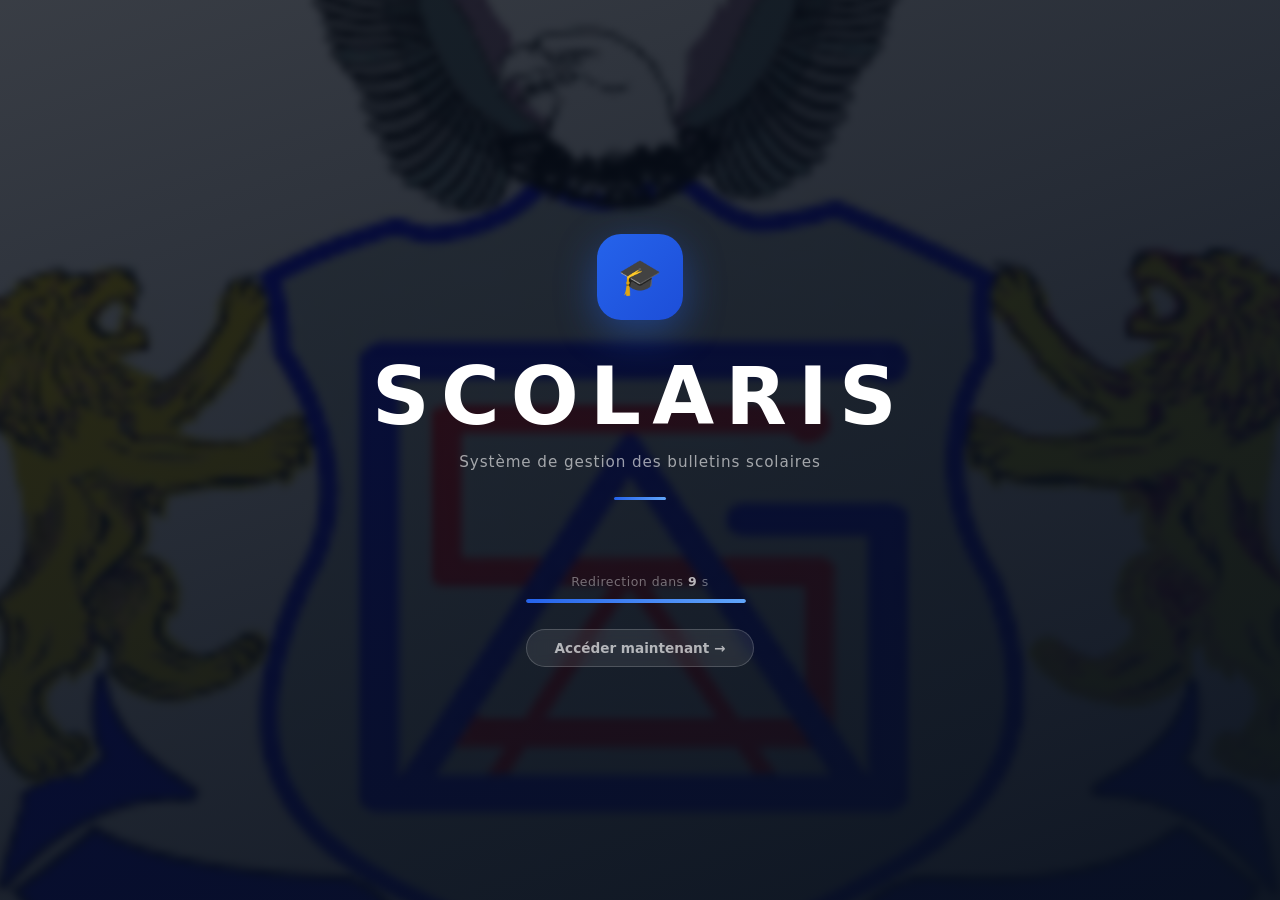
<file: index.html>
<!DOCTYPE html>
<html lang="fr">
<head>
<meta charset="UTF-8">
<meta name="viewport" content="width=device-width, initial-scale=1.0">
<title>Scolaris</title>
<style>
*{ margin:0; padding:0; box-sizing:border-box; }
html, body{ height:100%; overflow:hidden; background:#09111f; }
body{ font-family:"Inter","Segoe UI",system-ui,Arial,sans-serif; }

/* ---- Fond image de l'école ---- */
.splash-bg{
position:fixed; inset:0;
/* Remplacez school.jpg par l'image réelle de votre école */
background-image: url('school.jpg');
background-size:cover; background-position:center;
filter:brightness(.45) blur(3px);
transform:scale(1.06); /* masque les bords du flou */
transition:opacity .6s ease;
}

/* ---- Dégradé sombre par-dessus ---- */
.splash-overlay{
position:fixed; inset:0;
background: linear-gradient(
160deg,
rgba(9,17,31,.55) 0%,
rgba(9,17,31,.80) 60%,
rgba(9,17,31,.95) 100%
);
}

/* ---- Contenu centré ---- */
.splash-content{
position:relative; z-index:10;
height:100vh;
display:flex; flex-direction:column;
align-items:center; justify-content:center;
text-align:center; padding:0 24px;
}

/* Icône / logo */
.splash-logo{
width:86px; height:86px; border-radius:24px;
background:linear-gradient(135deg,#2563eb,#1d4ed8);
display:flex; align-items:center; justify-content:center;
font-size:2.2rem; margin-bottom:30px;
box-shadow:0 12px 40px rgba(37,99,235,.45);
opacity:0;
animation: popIn .8s cubic-bezier(.34,1.56,.64,1) .1s forwards;
}

/* Nom de l'app */
.splash-title{
font-size:clamp(2.8rem,8vw,5rem);
font-weight:900; color:#fff;
letter-spacing:.14em; text-transform:uppercase;
opacity:0;
animation: fadeUp .9s ease .4s forwards;
}

/* Sous-titre */
.splash-subtitle{
font-size:.95rem; color:rgba(255,255,255,.6);
font-weight:500; margin-top:10px;
letter-spacing:.06em;
opacity:0;
animation: fadeUp .9s ease .7s forwards;
}

/* Barre décorative */
.splash-divider{
width:52px; height:3px; border-radius:2px;
background:linear-gradient(90deg,#2563eb,#60a5fa);
margin:26px auto;
opacity:0;
animation: fadeUp .9s ease .9s forwards;
}

/* Bloc compteur + barre */
.splash-footer{
margin-top:48px;
opacity:0;
animation: fadeUp .9s ease 1.1s forwards;
}

.splash-countdown{
font-size:.78rem; color:rgba(255,255,255,.4);
letter-spacing:.04em; margin-bottom:10px;
}
.splash-countdown span{ color:rgba(255,255,255,.7); font-weight:700; }

.splash-track{
width:220px; height:4px;
background:rgba(255,255,255,.12); border-radius:999px; overflow:hidden;
}
.splash-bar{
height:100%; width:0%;
background:linear-gradient(90deg,#2563eb,#60a5fa);
border-radius:999px;
}

/* Bouton passer */
.splash-skip{
margin-top:26px;
background:rgba(255,255,255,.08);
border:1px solid rgba(255,255,255,.18);
color:rgba(255,255,255,.65);
font-size:.85rem; font-weight:600;
padding:10px 28px; border-radius:999px;
cursor:pointer; font-family:inherit;
backdrop-filter:blur(6px);
transition:background .15s, color .15s, border-color .15s;
}
.splash-skip:hover{ background:rgba(255,255,255,.16); color:#fff; border-color:rgba(255,255,255,.35); }

/* ---- Animations ---- */
@keyframes popIn{
from{ opacity:0; transform:scale(.5); }
to{ opacity:1; transform:scale(1); }
}
@keyframes fadeUp{
from{ opacity:0; transform:translateY(22px); }
to{ opacity:1; transform:translateY(0); }
}
@keyframes fadePageOut{
from{ opacity:1; }
to{ opacity:0; }
}
.page-out{ animation: fadePageOut .55s ease forwards; }
</style>
</head>
<body>

<div class="splash-bg" id="bg"></div>
<div class="splash-overlay" id="ov"></div>

<div class="splash-content" id="sc">
<div class="splash-logo">🎓</div>
<h1 class="splash-title">Scolaris</h1>
<p class="splash-subtitle">Système de gestion des bulletins scolaires</p>
<div class="splash-divider"></div>

<div class="splash-footer">
<p class="splash-countdown">Redirection dans <span id="count">10</span> s</p>
<div class="splash-track"><div class="splash-bar" id="bar"></div></div>
<button class="splash-skip" onclick="aller()">Accéder maintenant →</button>
</div>
</div>

<script>
const DUREE = 10;
let restant = DUREE;

// Lance la barre de progression après les animations d'entrée (≈1.3 s)
setTimeout(() => {
const bar = document.getElementById("bar");
bar.style.transition = `width ${DUREE}s linear`;
bar.style.width = "100%";
}, 200);

const tick = setInterval(() => {
restant--;
document.getElementById("count").textContent = restant;
if (restant <= 0){ clearInterval(tick); aller(); }
}, 1000);

function aller(){
clearInterval(tick);
["sc","bg","ov"].forEach(id => document.getElementById(id).classList.add("page-out"));
setTimeout(() => { window.location.href = "connexion.html"; }, 560);
}
</script>
</body>
</html>
</file>
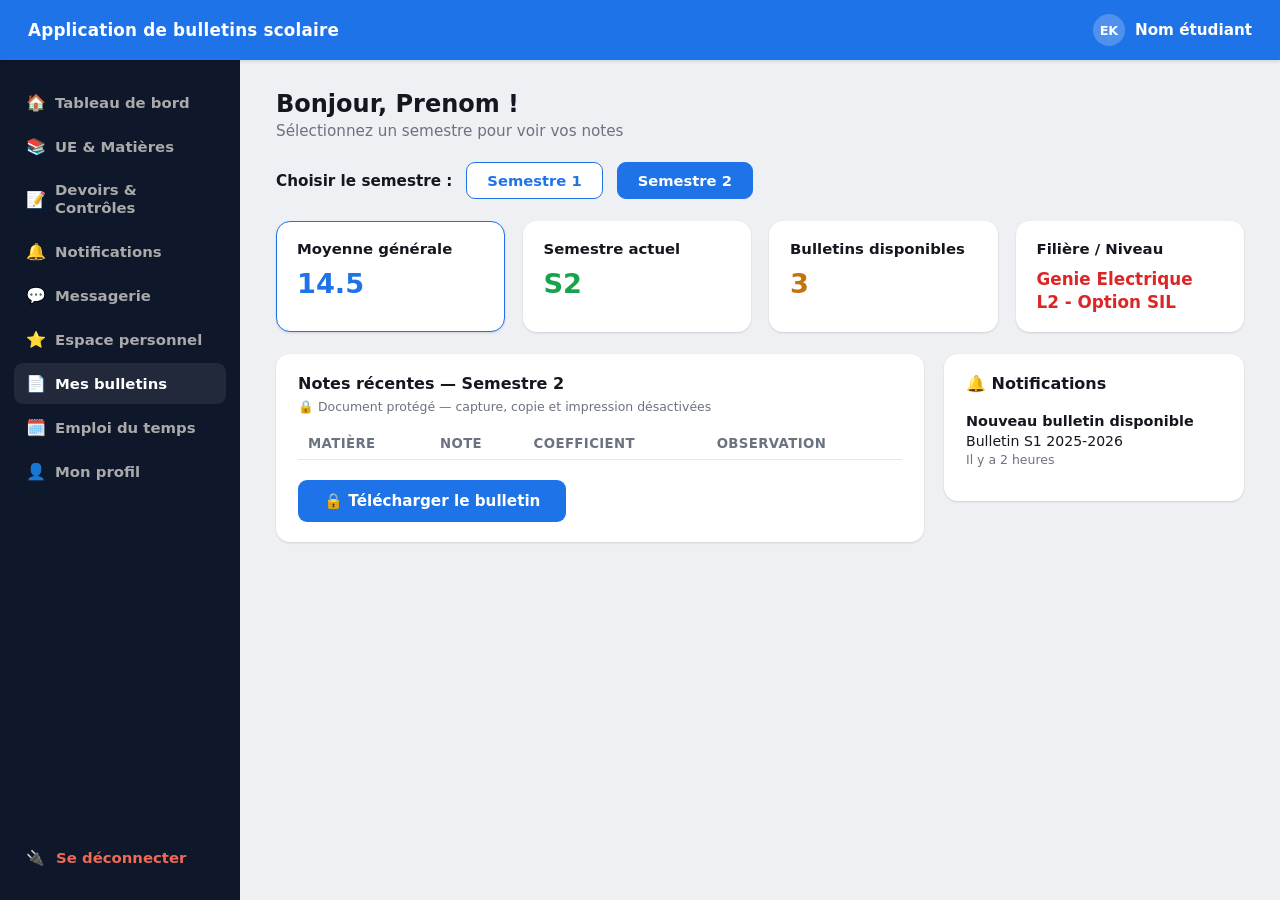
<file: bulletins.html>
<!DOCTYPE html>
<html lang="fr">
<head>
<meta charset="UTF-8">
<meta name="viewport" content="width=device-width, initial-scale=1.0">
<title>Mes bulletins</title>
<link rel="stylesheet" href="style.css">
</head>
<body data-page="bulletins">

<header class="topbar">
<div class="topbar-left">
<button class="menu-toggle" aria-label="Ouvrir le menu">☰</button>
<h1>Application de bulletins scolaire</h1>
</div>
<a href="profil.html" class="topbar-user">
<span class="avatar" data-user-initials>EK</span>
<span data-user-fullname>Nom étudiant</span>
</a>
</header>

<div class="layout">
<aside class="sidebar">
<nav>
<a href="tableau-de-bord.html" data-nav="dashboard"><span class="ic">🏠</span> Tableau de bord</a>
<a href="ue-matieres.html"><span class="ic">📚</span> UE & Matières</a>
<a href="devoirs-controle.html"><span class="ic">📝</span> Devoirs & Contrôles</a>
<a href="notifications.html"><span class="ic">🔔</span> Notifications</a>
<a href="messagerie.html"><span class="ic">💬</span> Messagerie</a>
<a href="espace-personnel.html"><span class="ic">⭐</span> Espace personnel</a>
<a href="bulletins.html" data-nav="bulletins"><span class="ic">📄</span> Mes bulletins</a>
<a href="emploi-du-temps.html" data-nav="emploi"><span class="ic">🗓️</span> Emploi du temps</a>
<a href="profil.html" data-nav="profil"><span class="ic">👤</span> Mon profil</a>
</nav>
<div class="sidebar-bottom">
<a href="connexion.html"><span class="ic">🔌</span> Se déconnecter</a>
</div>
</aside>

<main class="content">
<div class="page-greeting">
<h2>Bonjour, <span data-user-firstname>Prenom</span> !</h2>
<p>Sélectionnez un semestre pour voir vos notes</p>
</div>

<div class="semester-picker">
<span>Choisir le semestre :</span>
<button class="seg-btn" data-sem="s1">Semestre 1</button>
<button class="seg-btn" data-sem="s2">Semestre 2</button>
</div>

<div class="stats-row">
<div class="stat-card selected">
<div class="label">Moyenne générale</div>
<div class="value blue">14.5</div>
</div>
<div class="stat-card">
<div class="label">Semestre actuel</div>
<div class="value green">S2</div>
</div>
<div class="stat-card">
<div class="label">Bulletins disponibles</div>
<div class="value orange">3</div>
</div>
<div class="stat-card">
<div class="label">Filière / Niveau</div>
<div class="value red small">Genie Electrique<br>L2 - Option SIL</div>
</div>
</div>

<div class="two-col">
<div class="card protected-zone">
<h3 id="notesTitle">Notes récentes — Semestre 2</h3>
<p style="font-size:.78rem;color:var(--text-gray);margin-top:-8px;margin-bottom:14px;">🔒 Document protégé — capture, copie et impression désactivées</p>
<table class="notes">
<thead>
<tr>
<th>Matière</th>
<th>Note</th>
<th>Coefficient</th>
<th>Observation</th>
</tr>
</thead>
<tbody id="notesTableBody"></tbody>
</table>
<div class="protected-zone-print-msg">Ce document ne peut pas être imprimé directement depuis cette page.</div>
<div style="margin-top:20px;">
<button class="btn-primary" id="btnTelechargerBulletin">🔒 Télécharger le bulletin</button>
</div>
</div>

<div class="card">
<h3>🔔 Notifications</h3>
<div class="notif-item">
<div class="notif-title">Nouveau bulletin disponible</div>
<div class="notif-body">Bulletin S1 2025-2026</div>
<span class="notif-time">Il y a 2 heures</span>
</div>
</div>
</div>
</main>
</div>

<!-- ===================== MODAL : Téléchargement sécurisé ===================== -->
<div class="modal-overlay hidden" id="secureModalOverlay">
<div class="modal-card">
<button class="modal-close" id="secureModalClose" aria-label="Fermer">✕</button>

<!-- 5 étapes : paiement → fiche → carte → face → succès -->
<div class="modal-steps">
<span class="step-dot" data-step="paiement"></span>
<span class="step-dot" data-step="fiche"></span>
<span class="step-dot" data-step="carte"></span>
<span class="step-dot" data-step="face"></span>
<span class="step-dot" data-step="succes"></span>
</div>

<!-- Étape 1 : vérification paiement automatique -->
<div class="secure-step" id="secureStep-paiement">
<div class="spinner"></div>
<h3>Vérification du statut de paiement</h3>
<p class="step-desc">Merci de patienter, nous vérifions votre situation financière…</p>
</div>

<!-- Variante : paiement incomplet -->
<div class="secure-step hidden" id="secureStep-bloque">
<div class="blocked-box">
<div class="lock-icon">🔒</div>
<h3>Téléchargement bloqué</h3>
<p class="step-desc">Votre scolarité n'est pas réglée intégralement.</p>
<div class="solde">Solde restant : <span id="soldeRestant">75 000 FCFA</span></div>
<p class="step-desc">Merci de régulariser votre situation auprès du service de scolarité.</p>
<div class="modal-actions">
<button class="btn-secondary" id="btnFermerBloque">Fermer</button>
</div>
</div>
</div>

<!-- Étape 2 : fiche de paiement -->
<div class="secure-step hidden" id="secureStep-fiche">
<h3>Fiche de paiement</h3>
<p class="step-desc">Importez la fiche de paiement fournie par l'école. L'IA va vérifier que votre nom correspond à votre inscription.</p>
<div class="doc-upload-zone" id="ficheUploadZone">
<div class="upload-icon">📄</div>
<p>Cliquez pour importer la fiche</p>
<input type="file" id="ficheFileInput" accept="image/*,application/pdf" style="position:absolute;inset:0;opacity:0;cursor:pointer;">
</div>
<img id="fichePreview" class="doc-preview hidden" alt="Fiche de paiement">
<div class="ai-result hidden" id="ficheResult"></div>
<div class="modal-actions" id="ficheActions" style="display:none;">
<button class="btn-secondary" id="btnRefaireFiche">Recommencer</button>
</div>
</div>

<!-- Étape 3 : carte d'étudiant -->
<div class="secure-step hidden" id="secureStep-carte">
<h3>Carte d'étudiant</h3>
<p class="step-desc">Prenez en photo ou importez votre carte d'étudiant. L'IA vérifiera qu'il s'agit bien d'une carte valide.</p>
<p class="cam-error hidden" id="carteCamError">Caméra inaccessible. Utilisez l'import ci-dessous.</p>
<div class="cam-frame">
<video id="videoCarte" autoplay playsinline muted></video>
<img id="cartePreview" class="capture-preview hidden" alt="Carte capturée">
</div>
<canvas id="canvasCarte" class="hidden"></canvas>
<div class="ai-result hidden" id="carteResult"></div>
<div class="modal-actions" id="carteActions">
<button class="btn-primary" id="btnCaptureCarte">📷 Prendre la photo</button>
<button class="btn-secondary hidden" id="btnRefaireCarte">Recommencer</button>
</div>
<label class="upload-fallback">Pas de caméra ? Importer une photo
<input type="file" id="carteFileInput" accept="image/*" capture="environment" style="display:none;">
</label>
</div>

<!-- Étape 4 : reconnaissance faciale -->
<div class="secure-step hidden" id="secureStep-face">
<h3>Reconnaissance faciale</h3>
<p class="step-desc">Prenez un selfie. L'IA va comparer votre visage avec la photo sur votre carte d'étudiant.</p>
<p class="cam-error hidden" id="faceCamError">Caméra inaccessible. Importez une photo.</p>
<div class="cam-frame">
<video id="videoFace" autoplay playsinline muted></video>
<img id="facePreview" class="capture-preview hidden" alt="Selfie">
<div class="face-guide" id="faceGuide"></div>
</div>
<canvas id="canvasFace" class="hidden"></canvas>
<div class="scan-progress-track"><div class="scan-progress-fill" id="scanProgress"></div></div>
<p class="scan-status" id="scanStatus">Prenez un selfie pour lancer l'analyse.</p>
<div class="ai-result hidden" id="faceResult"></div>
<div class="modal-actions" id="faceActions">
<button class="btn-primary" id="btnCaptureFace">📷 Prendre le selfie</button>
<button class="btn-secondary hidden" id="btnRefaireFace">Recommencer</button>
</div>
<label class="upload-fallback">Pas de caméra ? Importer une photo
<input type="file" id="faceFileInput" accept="image/*" capture="user" style="display:none;">
</label>
</div>

<!-- Étape 5 : succès -->
<div class="secure-step hidden" id="secureStep-succes">
<div class="succes-box">
<div class="check-icon">✅</div>
<h3>Identité confirmée</h3>
<p class="step-desc">Toutes les vérifications ont réussi. Téléchargement en cours…</p>
</div>
</div>

</div>
</div>

<script src="script.js"></script>
</body>
</html>
</file>
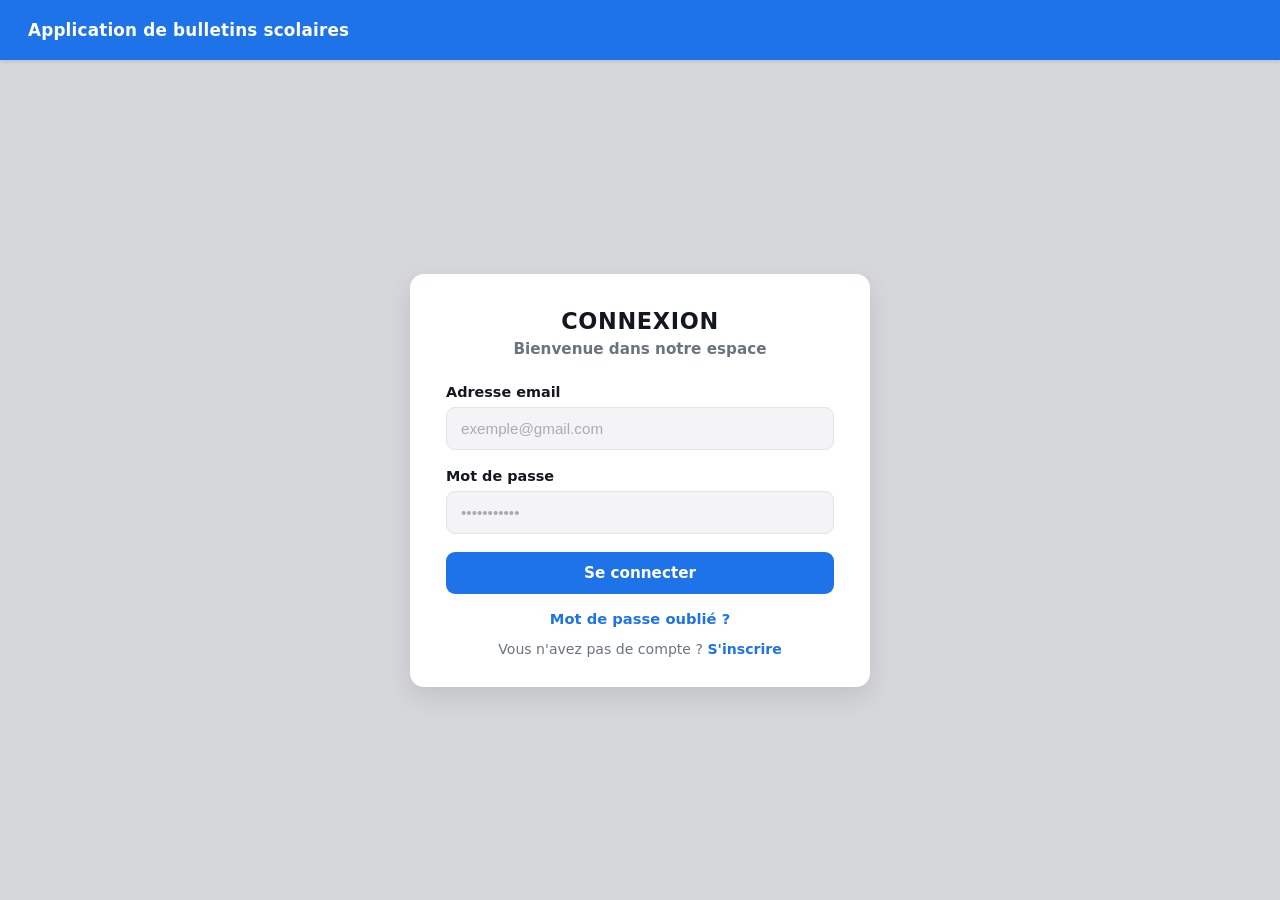
<file: connexion.html>
<!DOCTYPE html>
<html lang="fr">
<head>
<meta charset="UTF-8">
<meta name="viewport" content="width=device-width, initial-scale=1.0">
<title>Connexion</title>
<link rel="stylesheet" href="style.css">
</head>
<body>

<header class="topbar topbar-auth">
<h1>Application de bulletins scolaires</h1>
</header>

<main class="auth-page">
<div class="auth-card">
<h2>CONNEXION</h2>
<p class="subtitle">Bienvenue dans notre espace</p>

<form id="loginForm" novalidate>
<div class="field">
<label for="loginEmail">Adresse email</label>
<input type="email" id="loginEmail" placeholder="exemple@gmail.com" required>
</div>

<div class="field">
<label for="loginPassword">Mot de passe</label>
<input type="password" id="loginPassword" placeholder="•••••••••••" required>
</div>

<button type="submit" class="btn-primary full">Se connecter</button>
</form>

<a href="#" class="link-center">Mot de passe oublié ?</a>
<p class="small-center">Vous n'avez pas de compte ? <a href="inscription.html">S'inscrire</a></p>
</div>
</main>

<script src="script.js"></script>
</body>
</html>
</file>
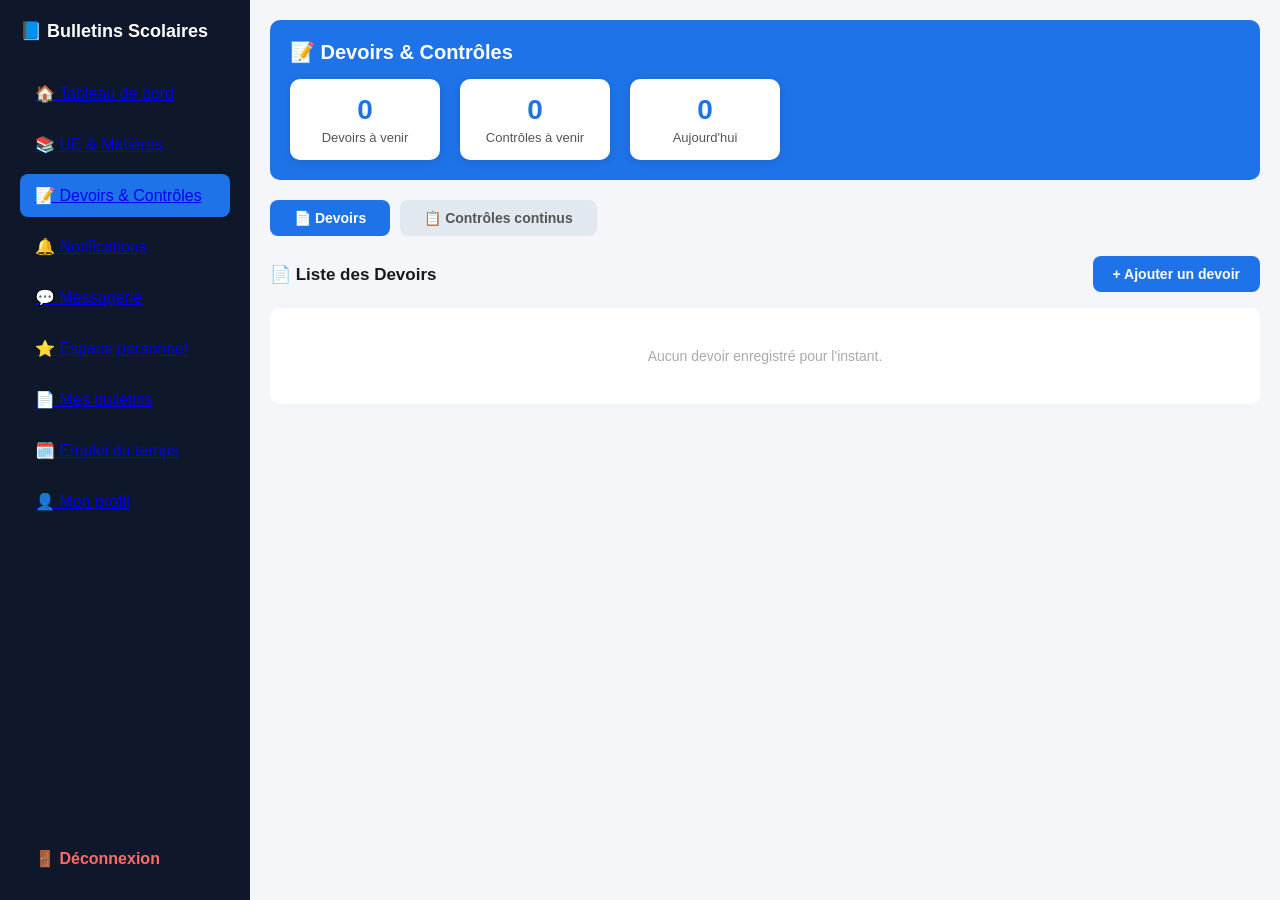
<file: devoirs-controle.html>
<!DOCTYPE html>
<html lang="fr">
<head>
    <meta charset="UTF-8">
    <meta name="viewport" content="width=device-width, initial-scale=1.0">
    <title>Devoirs & Contrôles</title>
    <link rel="stylesheet" href="css/devoirs-controle.css">
</head>
<body>

<div class="container">

    <!-- SIDEBAR -->
    <aside class="sidebar">
        <h2>📘 Bulletins Scolaires</h2>
                <ul>
            <li><a href="tableau-de-bord.html">🏠 Tableau de bord</a></li>
            <li><a href="ue-matieres.html">📚 UE & Matières</a></li>
            <li class="active"><a href="devoirs-controle.html">📝 Devoirs & Contrôles</a></li>
            <li><a href="notifications.html">🔔 Notifications</a></li>
            <li><a href="messagerie.html">💬 Messagerie</a></li>
            <li><a href="espace-personnel.html">⭐ Espace personnel</a></li>
            <li><a href="bulletins.html">📄 Mes bulletins</a></li>
            <li><a href="emploi-du-temps.html">🗓️ Emploi du temps</a></li>
            <li><a href="profil.html">👤 Mon profil</a></li>
        </ul>
        <a href="connexion.html" class="logout">🚪 Déconnexion</a>
    </aside>

    <!-- CONTENU -->
    <main class="content">

        <!-- TOPBAR -->
        <header class="topbar">
            <h1>📝 Devoirs & Contrôles</h1>
            <section class="stats">
                <div class="card">
                    <h3 id="nbDevoirs">0</h3>
                    <p>Devoirs à venir</p>
                </div>
                <div class="card">
                    <h3 id="nbControles">0</h3>
                    <p>Contrôles à venir</p>
                </div>
                <div class="card">
                    <h3 id="nbAujourdhui">0</h3>
                    <p>Aujourd'hui</p>
                </div>
            </section>
        </header>

        <!-- ONGLETS -->
        <div class="tabs">
            <button class="tab active" onclick="afficherOnglet('devoirs')">📄 Devoirs</button>
            <button class="tab" onclick="afficherOnglet('controles')">📋 Contrôles continus</button>
        </div>

        <!-- SECTION DEVOIRS -->
        <section id="section-devoirs">

            <div class="section-header">
                <h2>📄 Liste des Devoirs</h2>
                <button class="btn-ajouter" onclick="ouvrirModal('devoir')">+ Ajouter un devoir</button>
            </div>

            <div id="devoirsContainer">
                <p class="vide">Aucun devoir enregistré pour l'instant.</p>
            </div>

        </section>

        <!-- SECTION CONTRÔLES -->
        <section id="section-controles" style="display:none;">

            <div class="section-header">
                <h2>📋 Liste des Contrôles continus</h2>
                <button class="btn-ajouter" onclick="ouvrirModal('controle')">+ Ajouter un contrôle</button>
            </div>

            <div id="controlesContainer">
                <p class="vide">Aucun contrôle enregistré pour l'instant.</p>
            </div>

        </section>

    </main>
</div>

<!-- MODAL AJOUT -->
<div class="modal-overlay" id="modal">
    <div class="modal">
        <h2 id="modalTitre">Ajouter</h2>
        <input type="hidden" id="modalType">

        <div class="form-group">
            <label>Matière</label>
            <input type="text" id="modalMatiere" placeholder="Ex: Algorithmique">
        </div>
        <div class="form-group">
            <label>Date</label>
            <input type="date" id="modalDate">
        </div>
        <div class="form-group">
            <label>Heure</label>
            <input type="time" id="modalHeure">
        </div>
        <div class="form-group">
            <label>Salle</label>
            <input type="text" id="modalSalle" placeholder="Ex: Salle A12">
        </div>
        <div class="form-group">
            <label>Semestre</label>
            <select id="modalSemestre">
                <option value="S1">Semestre 1</option>
                <option value="S2">Semestre 2</option>
            </select>
        </div>

        <div class="modal-actions">
            <button class="btn-annuler" onclick="fermerModal()">Annuler</button>
            <button class="btn-sauvegarder" onclick="sauvegarder()">Sauvegarder</button>
        </div>
    </div>
</div>

<!-- TOAST -->
<div class="toast" id="toast"></div>

<script src="js/devoirs-controle.js"></script>
</body>
</html>
</file>
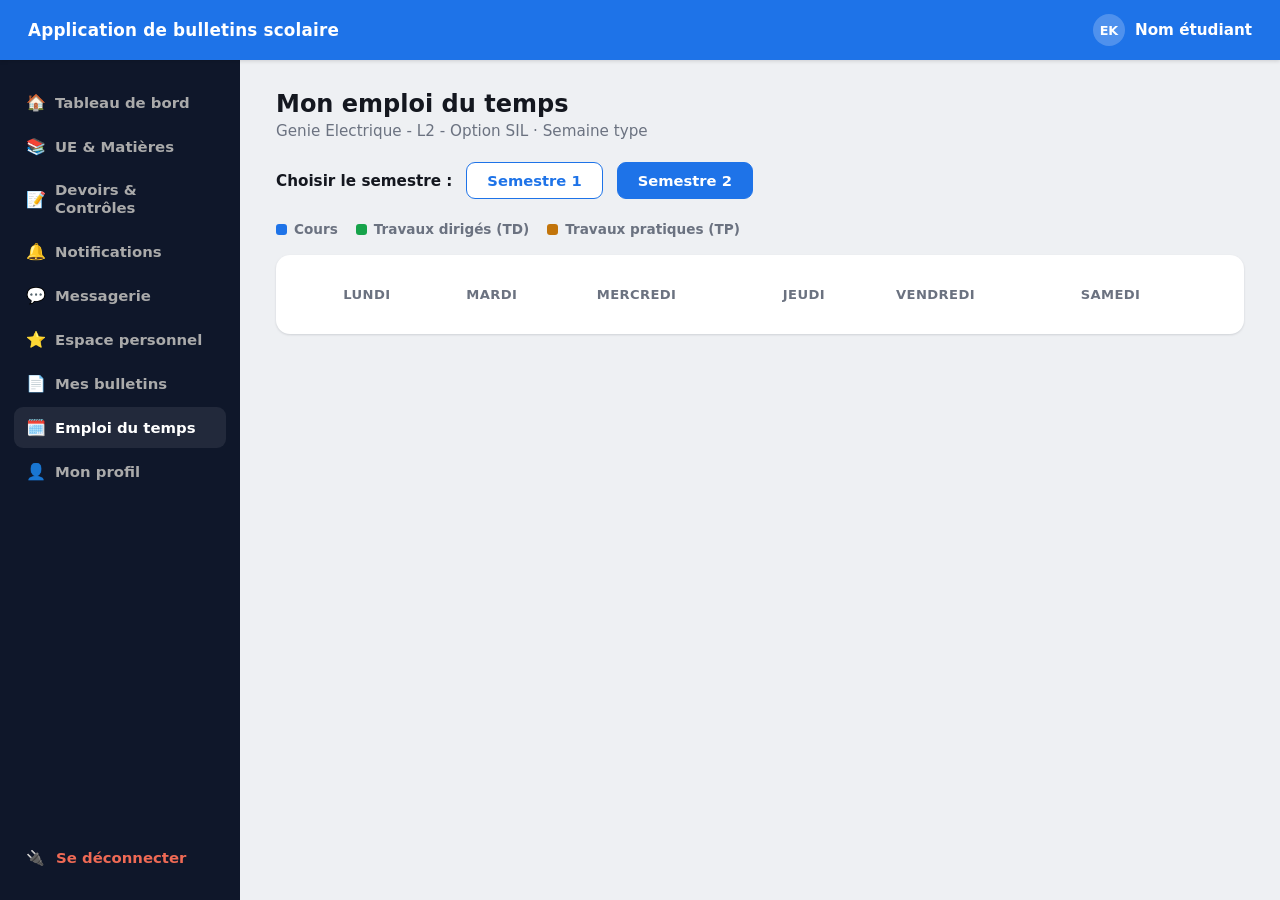
<file: emploi-du-temps.html>
<!DOCTYPE html>
<html lang="fr">
<head>
<meta charset="UTF-8">
<meta name="viewport" content="width=device-width, initial-scale=1.0">
<title>Emploi du temps</title>
<link rel="stylesheet" href="style.css">
</head>
<body data-page="emploi">

<header class="topbar">
<div class="topbar-left">
<button class="menu-toggle" aria-label="Ouvrir le menu">☰</button>
<h1>Application de bulletins scolaire</h1>
</div>
<a href="profil.html" class="topbar-user">
<span class="avatar" data-user-initials>EK</span>
<span data-user-fullname>Nom étudiant</span>
</a>
</header>

<div class="layout">
<aside class="sidebar">
<nav>
<a href="tableau-de-bord.html" data-nav="dashboard"><span class="ic">🏠</span> Tableau de bord</a>
<a href="ue-matieres.html"><span class="ic">📚</span> UE & Matières</a>
<a href="devoirs-controle.html"><span class="ic">📝</span> Devoirs & Contrôles</a>
<a href="notifications.html"><span class="ic">🔔</span> Notifications</a>
<a href="messagerie.html"><span class="ic">💬</span> Messagerie</a>
<a href="espace-personnel.html"><span class="ic">⭐</span> Espace personnel</a>
<a href="bulletins.html" data-nav="bulletins"><span class="ic">📄</span> Mes bulletins</a>
<a href="emploi-du-temps.html" data-nav="emploi"><span class="ic">🗓️</span> Emploi du temps</a>
<a href="profil.html" data-nav="profil"><span class="ic">👤</span> Mon profil</a>
</nav>
<div class="sidebar-bottom">
<a href="connexion.html"><span class="ic">🔌</span> Se déconnecter</a>
</div>
</aside>

<main class="content">
<div class="page-greeting">
<h2>Mon emploi du temps</h2>
<p><span data-user-filiere>Genie Electrique - L2 - Option SIL</span> · Semaine type</p>
</div>

<div class="semester-picker" data-context="emploi">
<span>Choisir le semestre :</span>
<button class="seg-btn" data-sem="s1">Semestre 1</button>
<button class="seg-btn active" data-sem="s2">Semestre 2</button>
</div>

<div class="legend">
<div class="legend-item"><span class="legend-dot cours"></span> Cours</div>
<div class="legend-item"><span class="legend-dot td"></span> Travaux dirigés (TD)</div>
<div class="legend-item"><span class="legend-dot tp"></span> Travaux pratiques (TP)</div>
</div>

<div class="card">
<div class="timetable-wrap">
<table class="timetable">
<thead>
<tr>
<th></th>
<th>Lundi</th>
<th>Mardi</th>
<th>Mercredi</th>
<th>Jeudi</th>
<th>Vendredi</th>
<th>Samedi</th>
</tr>
</thead>
<tbody id="timetableBody"></tbody>
</table>
</div>
</div>
</main>
</div>

<script src="script.js"></script>
</body>
</html>
</file>
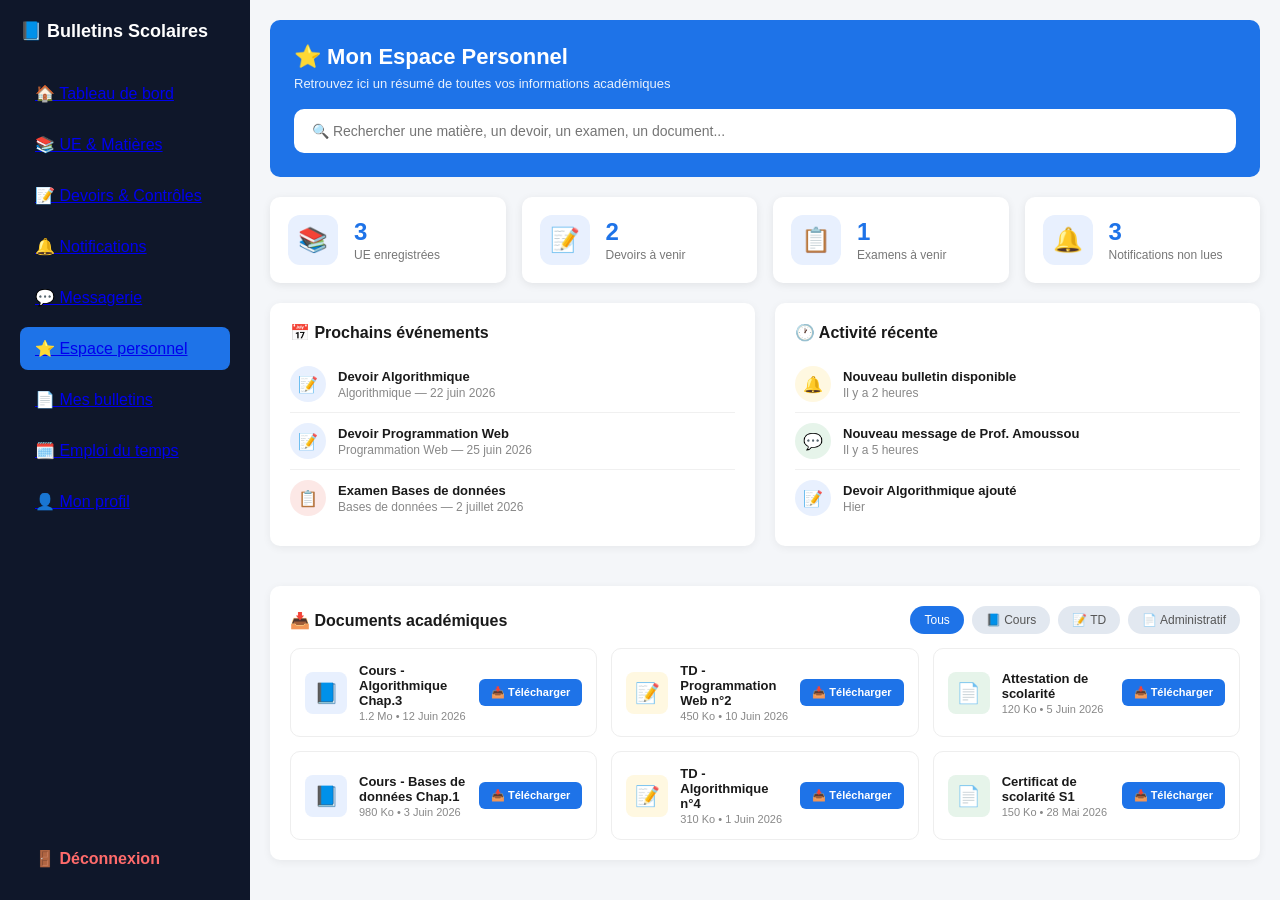
<file: espace-personnel.html>
<!DOCTYPE html>
<html lang="fr">
<head>
    <meta charset="UTF-8">
    <meta name="viewport" content="width=device-width, initial-scale=1.0">
    <title>Espace Personnel</title>
    <link rel="stylesheet" href="css/espace-personnel.css">
</head>
<body>

<div class="container">

    <!-- SIDEBAR -->
    <aside class="sidebar">
        <h2>📘 Bulletins Scolaires</h2>
                <ul>
            <li><a href="tableau-de-bord.html">🏠 Tableau de bord</a></li>
            <li><a href="ue-matieres.html">📚 UE & Matières</a></li>
            <li><a href="devoirs-controle.html">📝 Devoirs & Contrôles</a></li>
            <li><a href="notifications.html">🔔 Notifications</a></li>
            <li><a href="messagerie.html">💬 Messagerie</a></li>
            <li class="active"><a href="espace-personnel.html">⭐ Espace personnel</a></li>
            <li><a href="bulletins.html">📄 Mes bulletins</a></li>
            <li><a href="emploi-du-temps.html">🗓️ Emploi du temps</a></li>
            <li><a href="profil.html">👤 Mon profil</a></li>
        </ul>
        <a href="connexion.html" class="logout">🚪 Déconnexion</a>
    </aside>

    <!-- CONTENU -->
    <main class="content">

        <!-- TOPBAR AVEC RECHERCHE -->
        <header class="topbar">
            <h1>⭐ Mon Espace Personnel</h1>
            <p class="sous-titre">Retrouvez ici un résumé de toutes vos informations académiques</p>

            <div class="recherche-globale">
                <input type="text" id="rechercheInput" placeholder="🔍 Rechercher une matière, un devoir, un examen, un document..." oninput="rechercherGlobal(this.value)">
            </div>
        </header>

        <!-- RÉSULTATS DE RECHERCHE -->
        <section id="resultatsRecherche" style="display:none;">
            <h2>Résultats de recherche</h2>
            <div id="resultatsContainer"></div>
        </section>

        <!-- CONTENU NORMAL (masqué pendant la recherche) -->
        <div id="contenuNormal">

            <!-- CARTES RÉSUMÉ -->
            <section class="resume-cards">
                <div class="resume-card">
                    <div class="resume-icone">📚</div>
                    <div>
                        <h3 id="resumeUE">3</h3>
                        <p>UE enregistrées</p>
                    </div>
                </div>
                <div class="resume-card">
                    <div class="resume-icone">📝</div>
                    <div>
                        <h3 id="resumeDevoirs">2</h3>
                        <p>Devoirs à venir</p>
                    </div>
                </div>
                <div class="resume-card">
                    <div class="resume-icone">📋</div>
                    <div>
                        <h3 id="resumeExamens">1</h3>
                        <p>Examens à venir</p>
                    </div>
                </div>
                <div class="resume-card">
                    <div class="resume-icone">🔔</div>
                    <div>
                        <h3 id="resumeNotifs">3</h3>
                        <p>Notifications non lues</p>
                    </div>
                </div>
            </section>

            <div class="grid-deux">

                <!-- PROCHAINS ÉVÉNEMENTS -->
                <section class="bloc">
                    <h2>📅 Prochains événements</h2>
                    <div id="prochainsEvenements"></div>
                </section>

                <!-- ACTIVITÉ RÉCENTE -->
                <section class="bloc">
                    <h2>🕐 Activité récente</h2>
                    <div id="activiteRecente"></div>
                </section>

            </div>

            <!-- DOCUMENTS ACADÉMIQUES -->
            <section class="bloc">
                <div class="bloc-header">
                    <h2>📥 Documents académiques</h2>
                    <div class="filtres-doc">
                        <button class="filtre-doc active" onclick="filtrerDoc('tous')">Tous</button>
                        <button class="filtre-doc" onclick="filtrerDoc('cours')">📘 Cours</button>
                        <button class="filtre-doc" onclick="filtrerDoc('td')">📝 TD</button>
                        <button class="filtre-doc" onclick="filtrerDoc('administratif')">📄 Administratif</button>
                    </div>
                </div>
                <div id="documentsContainer" class="documents-grid"></div>
            </section>

        </div>

    </main>
</div>

<!-- TOAST -->
<div class="toast" id="toast"></div>

<script src="js/espace-personnel.js"></script>
</body>
</html>
</file>
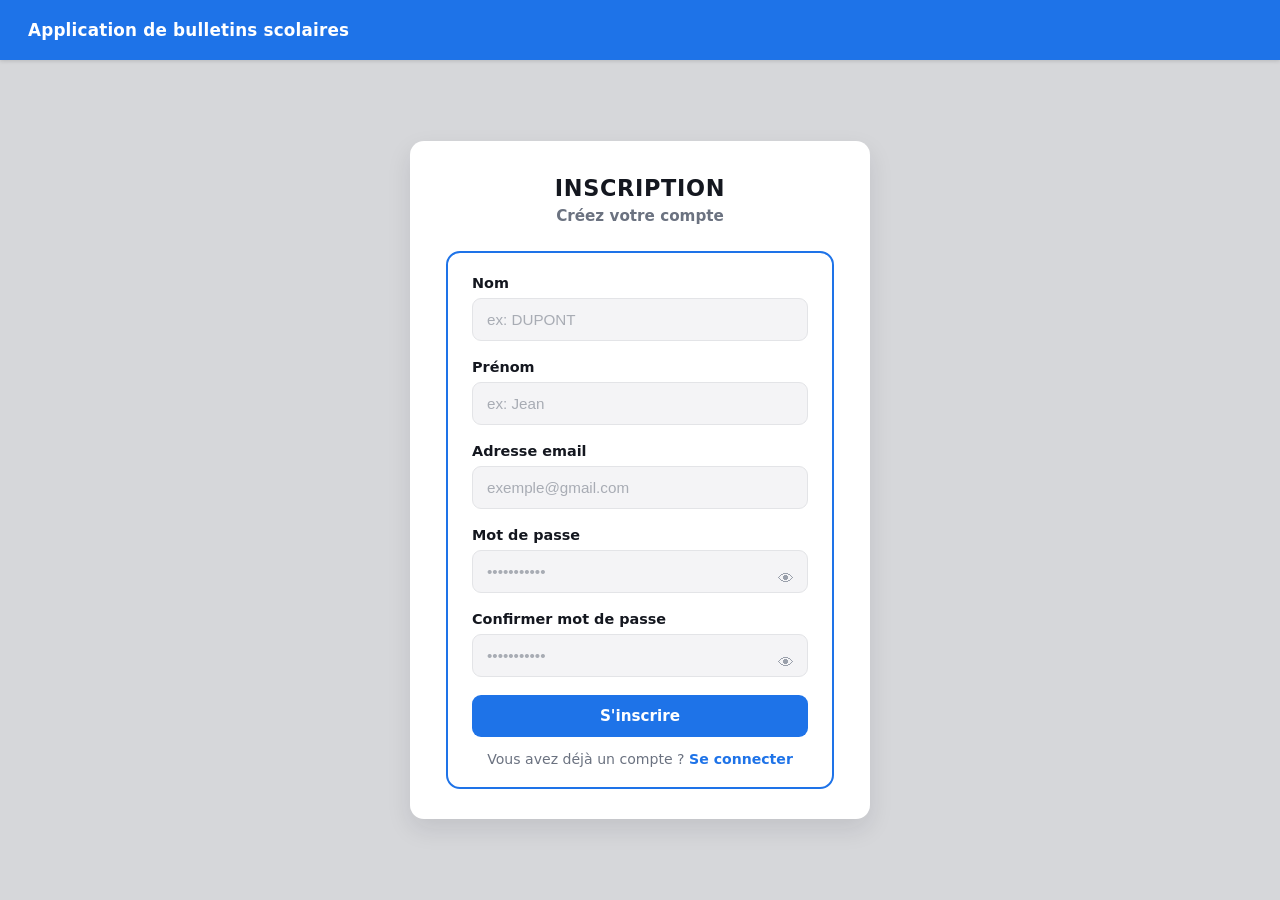
<file: inscription.html>
<!DOCTYPE html>
<html lang="fr">
<head>
<meta charset="UTF-8">
<meta name="viewport" content="width=device-width, initial-scale=1.0">
<title>Inscription</title>
<link rel="stylesheet" href="style.css">
</head>
<body>

<header class="topbar topbar-auth">
<h1>Application de bulletins scolaires</h1>
</header>

<main class="auth-page">
<div class="auth-card">
<h2>INSCRIPTION</h2>
<p class="subtitle">Créez votre compte</p>

<div class="inscription-box">
<form id="registerForm" novalidate>
<div class="field">
<label for="regNom">Nom</label>
<input type="text" id="regNom" placeholder="ex: DUPONT" required>
</div>

<div class="field">
<label for="regPrenom">Prénom</label>
<input type="text" id="regPrenom" placeholder="ex: Jean" required>
</div>

<div class="field">
<label for="regEmail">Adresse email</label>
<input type="email" id="regEmail" placeholder="exemple@gmail.com" required>
</div>

<div class="field field-icon">
<label for="regPassword">Mot de passe</label>
<input type="password" id="regPassword" placeholder="•••••••••••" required>
<button type="button" class="toggle-eye" aria-label="Afficher le mot de passe">👁</button>
</div>

<div class="field field-icon">
<label for="regConfirm">Confirmer mot de passe</label>
<input type="password" id="regConfirm" placeholder="•••••••••••" required>
<button type="button" class="toggle-eye" aria-label="Afficher le mot de passe">👁</button>
</div>

<p class="error-text" id="regError">Les mots de passe ne correspondent pas.</p>

<button type="submit" class="btn-primary full">S'inscrire</button>
</form>

<p class="small-center">Vous avez déjà un compte ? <a href="connexion.html">Se connecter</a></p>

<div class="alert-success hidden" id="regSuccess">
<p class="ok-line">✅ Inscription effectuée avec succès !</p>
<p class="redirect-line">Redirection vers la page de connexion…</p>
</div>
</div>
</div>
</main>

<script src="script.js"></script>
</body>
</html>
</file>
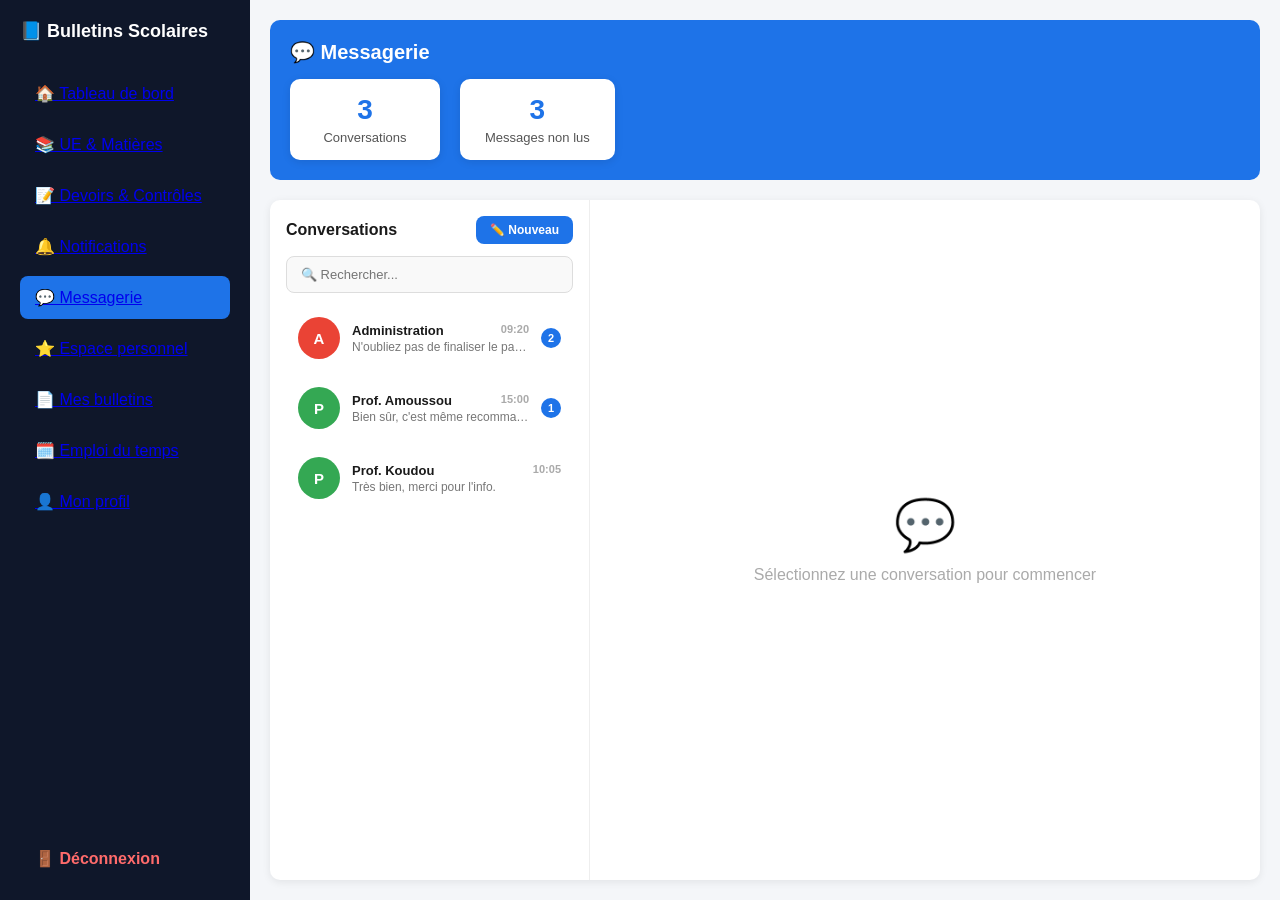
<file: messagerie.html>
<!DOCTYPE html>
<html lang="fr">
<head>
    <meta charset="UTF-8">
    <meta name="viewport" content="width=device-width, initial-scale=1.0">
    <title>Messagerie</title>
    <link rel="stylesheet" href="css/messagerie.css">
</head>
<body>

<div class="container">

    <!-- SIDEBAR -->
    <aside class="sidebar">
        <h2>📘 Bulletins Scolaires</h2>
               <ul>
            <li><a href="tableau-de-bord.html">🏠 Tableau de bord</a></li>
            <li><a href="ue-matieres.html">📚 UE & Matières</a></li>
            <li><a href="devoirs-controle.html">📝 Devoirs & Contrôles</a></li>
            <li><a href="notifications.html">🔔 Notifications</a></li>
            <li class="active"><a href="messagerie.html">💬 Messagerie</a></li>
            <li><a href="espace-personnel.html">⭐ Espace personnel</a></li>
            <li><a href="bulletins.html">📄 Mes bulletins</a></li>
            <li><a href="emploi-du-temps.html">🗓️ Emploi du temps</a></li>
            <li><a href="profil.html">👤 Mon profil</a></li>
        </ul>
        <a href="connexion.html" class="logout">🚪 Déconnexion</a>
    </aside>

    <!-- CONTENU -->
    <main class="content">

        <!-- TOPBAR -->
        <header class="topbar">
            <h1>💬 Messagerie</h1>
            <section class="stats">
                <div class="card">
                    <h3 id="nbConversations">0</h3>
                    <p>Conversations</p>
                </div>
                <div class="card">
                    <h3 id="nbNonLus">0</h3>
                    <p>Messages non lus</p>
                </div>
            </section>
        </header>

        <!-- ZONE MESSAGERIE -->
        <div class="messagerie-layout">

            <!-- LISTE CONVERSATIONS -->
            <div class="conversations-panel">
                <div class="conversations-header">
                    <h2>Conversations</h2>
                    <button class="btn-nouvelle" onclick="ouvrirNouvelleConv()">✏️ Nouveau</button>
                </div>
                <input type="text" class="recherche" placeholder="🔍 Rechercher..." oninput="rechercherConv(this.value)">
                <div id="conversationsListe"></div>
            </div>

            <!-- ZONE DE CHAT -->
            <div class="chat-panel" id="chatPanel">
                <div class="chat-vide" id="chatVide">
                    <div class="chat-vide-icone">💬</div>
                    <p>Sélectionnez une conversation pour commencer</p>
                </div>

                <!-- HEADER CHAT -->
                <div class="chat-header" id="chatHeader" style="display:none;">
                    <div class="chat-avatar" id="chatAvatar"></div>
                    <div class="chat-info">
                        <div class="chat-nom" id="chatNom"></div>
                        <div class="chat-role" id="chatRole"></div>
                    </div>
                </div>

                <!-- MESSAGES -->
                <div class="messages-zone" id="messagesZone" style="display:none;"></div>

                <!-- INPUT MESSAGE -->
                <div class="message-input" id="messageInput" style="display:none;">
                    <input type="text" id="inputTexte" placeholder="Écrivez votre message..." onkeydown="envoyerSiEnter(event)">
                    <button class="btn-envoyer" onclick="envoyerMessage()">📤 Envoyer</button>
                </div>
            </div>

        </div>
    </main>
</div>

<!-- MODAL NOUVELLE CONVERSATION -->
<div class="modal-overlay" id="modal">
    <div class="modal">
        <h2>✏️ Nouvelle conversation</h2>
        <div class="form-group">
            <label>Destinataire</label>
            <select id="destinataire">
                <option value="">-- Choisir un destinataire --</option>
                <option value="Administration">🏫 Administration</option>
                <option value="Prof. Amoussou">👨‍🏫 Prof. Amoussou</option>
                <option value="Prof. Koudou">👨‍🏫 Prof. Koudou</option>
                <option value="Prof. Hounsou">👨‍🏫 Prof. Hounsou</option>
                <option value="Prof. Dossou">👨‍🏫 Prof. Dossou</option>
            </select>
        </div>
        <div class="form-group">
            <label>Sujet</label>
            <input type="text" id="sujet" placeholder="Ex: Question sur les notes">
        </div>
        <div class="form-group">
            <label>Message</label>
            <textarea id="premierMessage" rows="4" placeholder="Écrivez votre message..."></textarea>
        </div>
        <div class="modal-actions">
            <button class="btn-annuler" onclick="fermerModal()">Annuler</button>
            <button class="btn-envoyer-modal" onclick="creerConversation()">Envoyer</button>
        </div>
    </div>
</div>

<!-- TOAST -->
<div class="toast" id="toast"></div>

<script src="js/messagerie.js"></script>
</body>
</html>
</file>
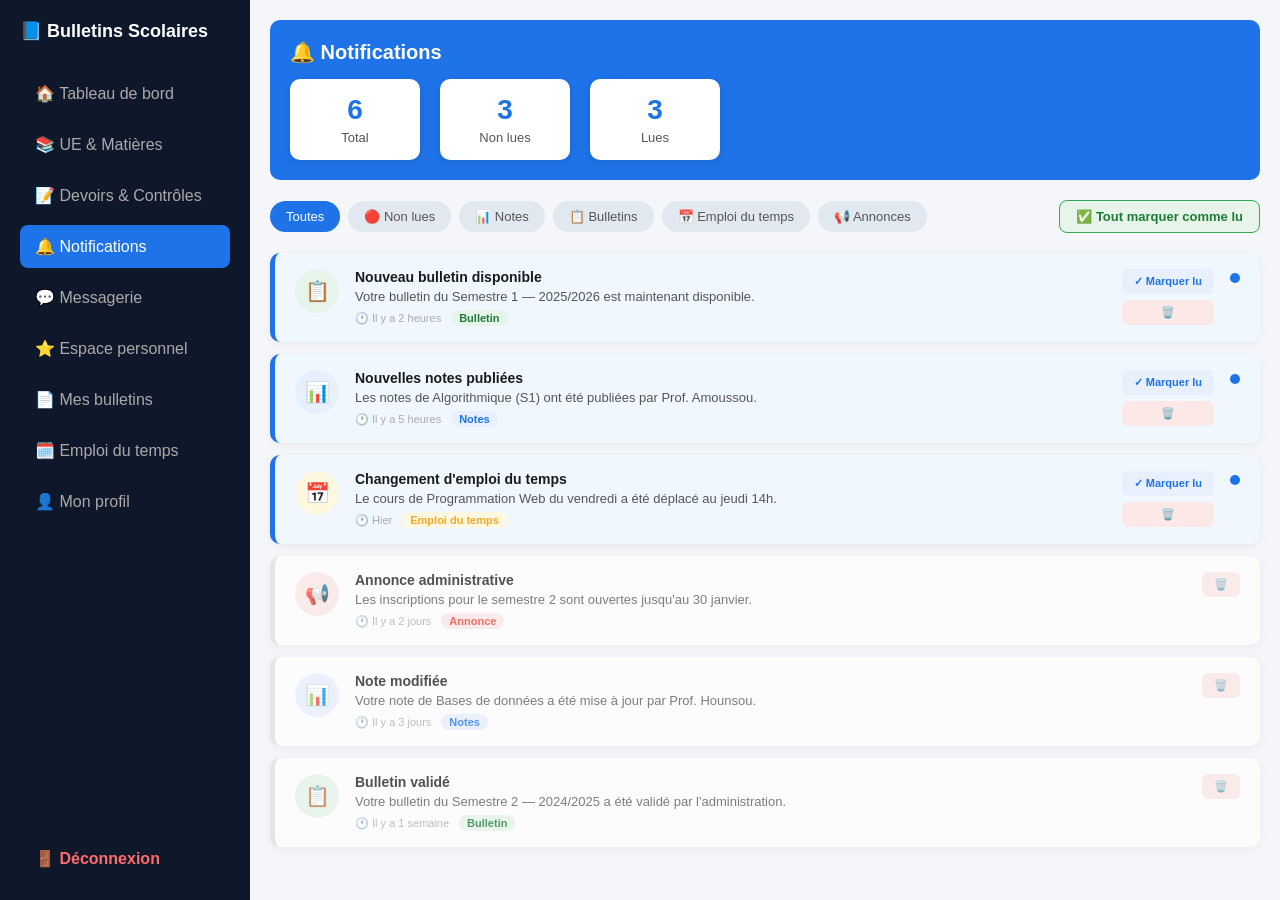
<file: notifications.html>
<!DOCTYPE html>
<html lang="fr">
<head>
    <meta charset="UTF-8">
    <meta name="viewport" content="width=device-width, initial-scale=1.0">
    <title>Notifications</title>
    <link rel="stylesheet" href="css/notifications.css">
</head>
<body>

<div class="container">

    <!-- SIDEBAR -->
    <aside class="sidebar">
        <h2>📘 Bulletins Scolaires</h2>
                <ul>
            <li><a href="tableau-de-bord.html">🏠 Tableau de bord</a></li>
            <li><a href="ue-matieres.html">📚 UE & Matières</a></li>
            <li><a href="devoirs-controle.html">📝 Devoirs & Contrôles</a></li>
            <li class="active"><a href="notifications.html">🔔 Notifications</a></li>
            <li><a href="messagerie.html">💬 Messagerie</a></li>
            <li><a href="espace-personnel.html">⭐ Espace personnel</a></li>
            <li><a href="bulletins.html">📄 Mes bulletins</a></li>
            <li><a href="emploi-du-temps.html">🗓️ Emploi du temps</a></li>
            <li><a href="profil.html">👤 Mon profil</a></li>
        </ul>
        <a href="connexion.html" class="logout">🚪 Déconnexion</a>
    </aside>

    <!-- CONTENU -->
    <main class="content">

        <!-- TOPBAR -->
        <header class="topbar">
            <h1>🔔 Notifications</h1>
            <section class="stats">
                <div class="card">
                    <h3 id="nbTotal">0</h3>
                    <p>Total</p>
                </div>
                <div class="card">
                    <h3 id="nbNonLues">0</h3>
                    <p>Non lues</p>
                </div>
                <div class="card">
                    <h3 id="nbLues">0</h3>
                    <p>Lues</p>
                </div>
            </section>
        </header>

        <!-- FILTRES ET ACTIONS -->
        <div class="toolbar">
            <div class="filtres">
                <button class="filtre active" onclick="filtrer('toutes')">Toutes</button>
                <button class="filtre" onclick="filtrer('non-lues')">🔴 Non lues</button>
                <button class="filtre" onclick="filtrer('notes')">📊 Notes</button>
                <button class="filtre" onclick="filtrer('bulletins')">📋 Bulletins</button>
                <button class="filtre" onclick="filtrer('emploi')">📅 Emploi du temps</button>
                <button class="filtre" onclick="filtrer('admin')">📢 Annonces</button>
            </div>
            <button class="btn-tout-lire" onclick="toutMarquerLu()">✅ Tout marquer comme lu</button>
        </div>

        <!-- LISTE NOTIFICATIONS -->
        <section class="notif-liste" id="notifContainer">
        </section>

    </main>
</div>

<!-- TOAST -->
<div class="toast" id="toast"></div>

<script src="js/notifications.js"></script>
</body>
</html>
</file>
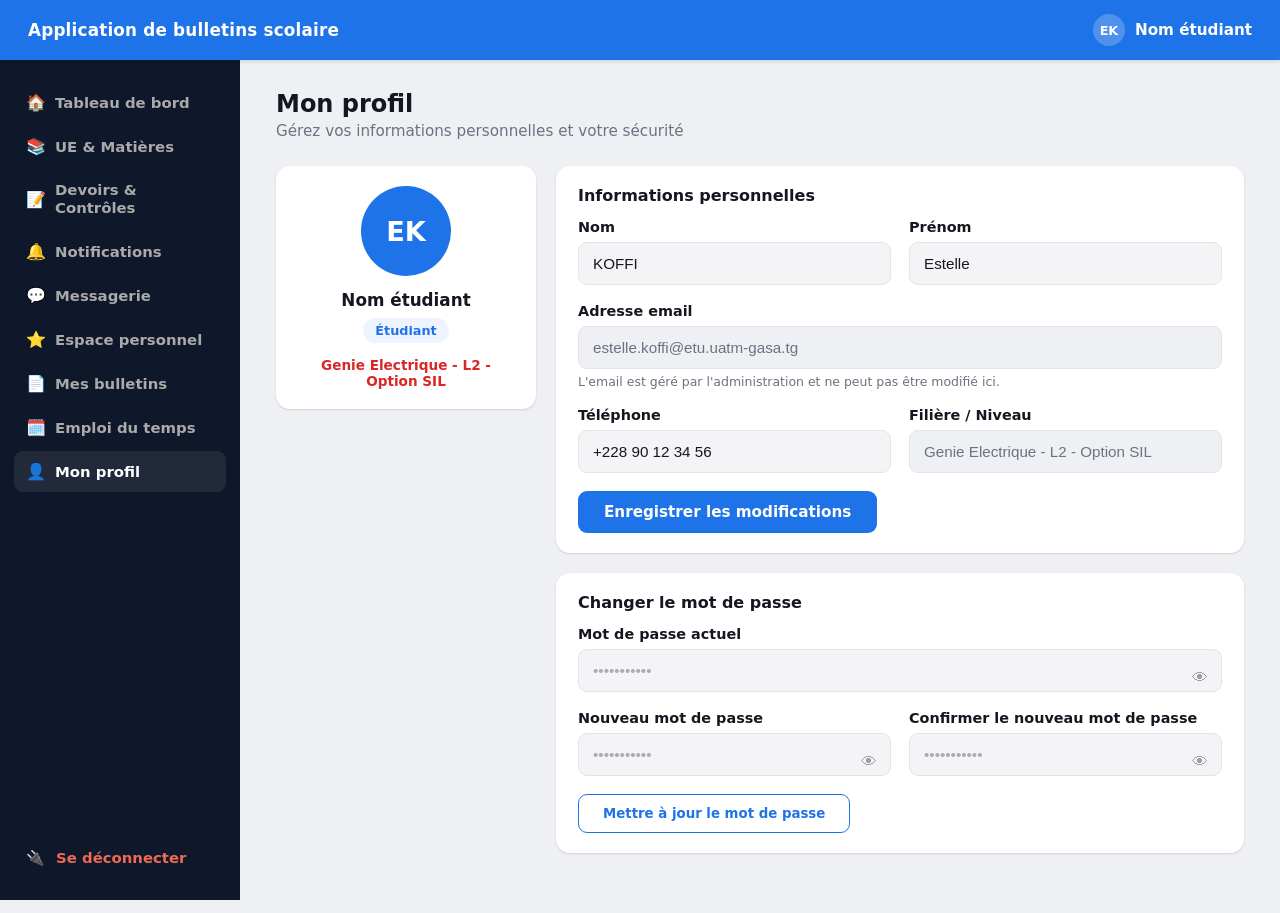
<file: profil.html>
<!DOCTYPE html>
<html lang="fr">
<head>
<meta charset="UTF-8">
<meta name="viewport" content="width=device-width, initial-scale=1.0">
<title>Mon profil</title>
<link rel="stylesheet" href="style.css">
</head>
<body data-page="profil">

<header class="topbar">
<div class="topbar-left">
<button class="menu-toggle" aria-label="Ouvrir le menu">☰</button>
<h1>Application de bulletins scolaire</h1>
</div>
<a href="profil.html" class="topbar-user">
<span class="avatar" data-user-initials>EK</span>
<span data-user-fullname>Nom étudiant</span>
</a>
</header>

<div class="layout">
<aside class="sidebar">
<nav>
<a href="tableau-de-bord.html" data-nav="dashboard"><span class="ic">🏠</span> Tableau de bord</a>
<a href="ue-matieres.html"><span class="ic">📚</span> UE & Matières</a>
<a href="devoirs-controle.html"><span class="ic">📝</span> Devoirs & Contrôles</a>
<a href="notifications.html"><span class="ic">🔔</span> Notifications</a>
<a href="messagerie.html"><span class="ic">💬</span> Messagerie</a>
<a href="espace-personnel.html"><span class="ic">⭐</span> Espace personnel</a>
<a href="bulletins.html" data-nav="bulletins"><span class="ic">📄</span> Mes bulletins</a>
<a href="emploi-du-temps.html" data-nav="emploi"><span class="ic">🗓️</span> Emploi du temps</a>
<a href="profil.html" data-nav="profil"><span class="ic">👤</span> Mon profil</a>
</nav>
<div class="sidebar-bottom">
<a href="connexion.html"><span class="ic">🔌</span> Se déconnecter</a>
</div>
</aside>

<main class="content">
<div class="page-greeting">
<h2>Mon profil</h2>
<p>Gérez vos informations personnelles et votre sécurité</p>
</div>

<div class="profile-grid section-gap">
<div class="card profile-card">
<div class="profile-avatar" data-user-initials>EK</div>
<div class="p-name" data-user-fullname>Nom étudiant</div>
<span class="p-role">Étudiant</span>
<div class="p-filiere" data-user-filiere>Genie Electrique - L2 - Option SIL</div>
</div>

<div style="display:flex; flex-direction:column; gap:20px;">
<form class="card" id="profileForm">
<h3>Informations personnelles</h3>
<div class="form-grid">
<div class="field">
<label for="pNom">Nom</label>
<input type="text" id="pNom" value="KOFFI">
</div>
<div class="field">
<label for="pPrenom">Prénom</label>
<input type="text" id="pPrenom" value="Estelle">
</div>
<div class="field full">
<label for="pEmail">Adresse email</label>
<input type="email" id="pEmail" value="estelle.koffi@etu.uatm-gasa.tg" readonly>
<span class="hint">L'email est géré par l'administration et ne peut pas être modifié ici.</span>
</div>
<div class="field">
<label for="pTelephone">Téléphone</label>
<input type="tel" id="pTelephone" value="+228 90 12 34 56">
</div>
<div class="field">
<label for="pFiliere">Filière / Niveau</label>
<input type="text" id="pFiliere" value="Genie Electrique - L2 - Option SIL" readonly>
</div>
</div>
<button type="submit" class="btn-primary">Enregistrer les modifications</button>
</form>

<form class="card" id="passwordForm">
<h3>Changer le mot de passe</h3>
<div class="field field-icon">
<label for="currentPassword">Mot de passe actuel</label>
<input type="password" id="currentPassword" placeholder="•••••••••••" required>
<button type="button" class="toggle-eye" aria-label="Afficher le mot de passe">👁</button>
</div>
<div class="form-grid">
<div class="field field-icon">
<label for="newPassword">Nouveau mot de passe</label>
<input type="password" id="newPassword" placeholder="•••••••••••" required>
<button type="button" class="toggle-eye" aria-label="Afficher le mot de passe">👁</button>
</div>
<div class="field field-icon">
<label for="confirmNewPassword">Confirmer le nouveau mot de passe</label>
<input type="password" id="confirmNewPassword" placeholder="•••••••••••" required>
<button type="button" class="toggle-eye" aria-label="Afficher le mot de passe">👁</button>
</div>
</div>
<p class="error-text" id="pwdError">Les mots de passe ne correspondent pas.</p>
<button type="submit" class="btn-secondary">Mettre à jour le mot de passe</button>
</form>
</div>
</div>
</main>
</div>

<script src="script.js"></script>
</body>
</html>
</file>
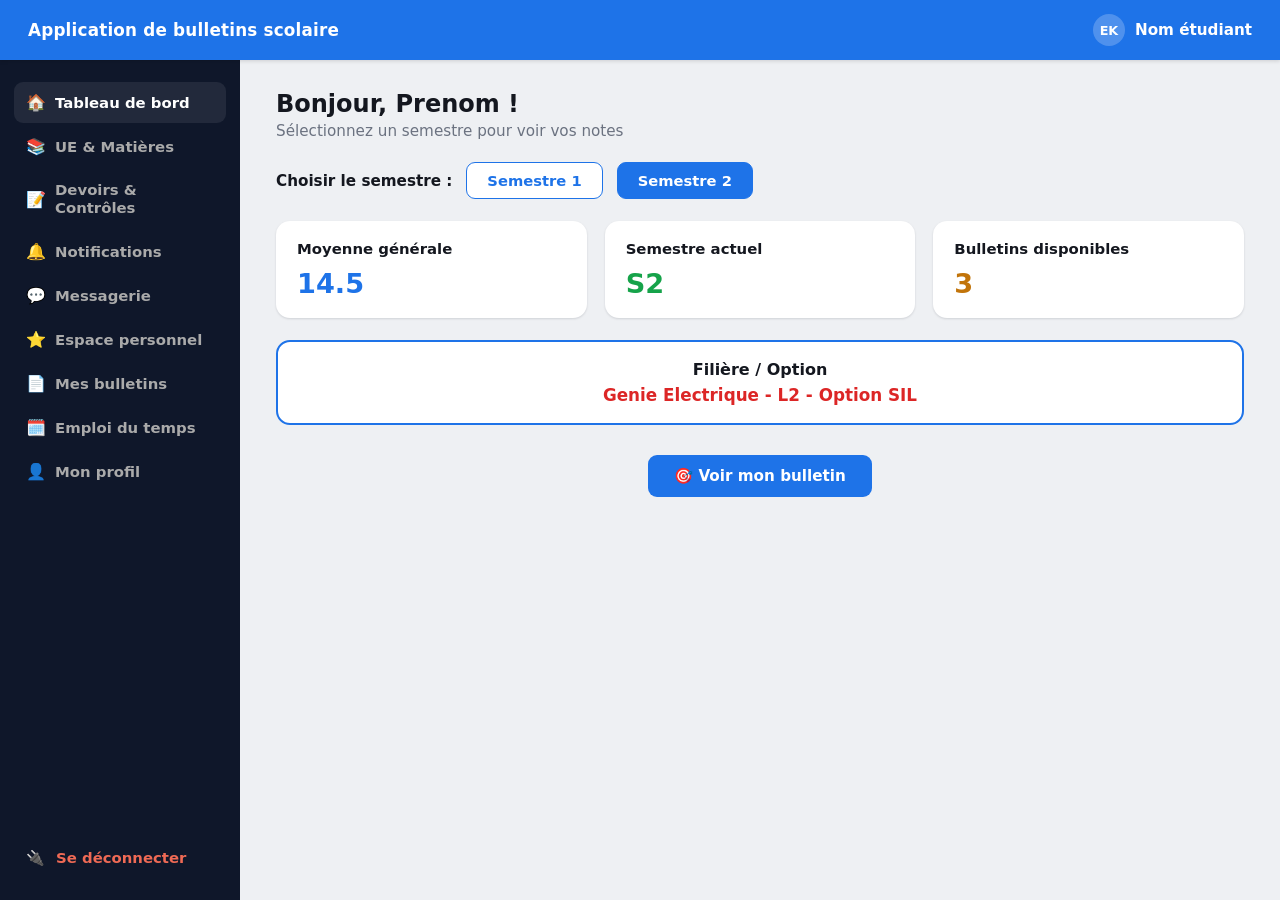
<file: tableau-de-bord.html>
<!DOCTYPE html>
<html lang="fr">
<head>
<meta charset="UTF-8">
<meta name="viewport" content="width=device-width, initial-scale=1.0">
<title>Dashboard-Etudiant</title>
<link rel="stylesheet" href="style.css">
</head>
<body data-page="dashboard">

<header class="topbar">
<div class="topbar-left">
<button class="menu-toggle" aria-label="Ouvrir le menu">☰</button>
<h1>Application de bulletins scolaire</h1>
</div>
<a href="profil.html" class="topbar-user">
<span class="avatar" data-user-initials>EK</span>
<span data-user-fullname>Nom étudiant</span>
</a>
</header>

<div class="layout">
<aside class="sidebar">
<nav>
<a href="tableau-de-bord.html" data-nav="dashboard"><span class="ic">🏠</span> Tableau de bord</a>
<a href="ue-matieres.html"><span class="ic">📚</span> UE & Matières</a>
<a href="devoirs-controle.html"><span class="ic">📝</span> Devoirs & Contrôles</a>
<a href="notifications.html"><span class="ic">🔔</span> Notifications</a>
<a href="messagerie.html"><span class="ic">💬</span> Messagerie</a>
<a href="espace-personnel.html"><span class="ic">⭐</span> Espace personnel</a>
<a href="bulletins.html" data-nav="bulletins"><span class="ic">📄</span> Mes bulletins</a>
<a href="emploi-du-temps.html" data-nav="emploi"><span class="ic">🗓️</span> Emploi du temps</a>
<a href="profil.html" data-nav="profil"><span class="ic">👤</span> Mon profil</a>
</nav>
<div class="sidebar-bottom">
<a href="connexion.html"><span class="ic">🔌</span> Se déconnecter</a>
</div>
</aside>

<main class="content">
<div class="page-greeting">
<h2>Bonjour, <span data-user-firstname>Prenom</span> !</h2>
<p>Sélectionnez un semestre pour voir vos notes</p>
</div>

<div class="semester-picker">
<span>Choisir le semestre :</span>
<button class="seg-btn" data-sem="s1">Semestre 1</button>
<button class="seg-btn" data-sem="s2">Semestre 2</button>
</div>

<div class="stats-row stats-row-3">
<div class="stat-card">
<div class="label">Moyenne générale</div>
<div class="value blue">14.5</div>
</div>
<div class="stat-card">
<div class="label">Semestre actuel</div>
<div class="value green">S2</div>
</div>
<div class="stat-card">
<div class="label">Bulletins disponibles</div>
<div class="value orange">3</div>
</div>
</div>

<div class="filiere-card">
<div class="label">Filière / Option</div>
<div class="value" data-user-filiere>Genie Electrique - L2 - Option SIL</div>
</div>

<div class="btn-center">
<a href="bulletins.html" class="btn-primary" id="voirBulletinLink" style="text-decoration:none; display:inline-flex; align-items:center; gap:8px;">
🎯 Voir mon bulletin
</a>
</div>
</main>
</div>

<script src="script.js"></script>
<script>
// Relie le bouton "Voir mon bulletin" au semestre sélectionné
document.addEventListener("semestreChange", (e) => {
document.querySelector("#voirBulletinLink").href = "bulletins.html?sem=" + e.detail;
});
</script>
</body>
</html>
</file>
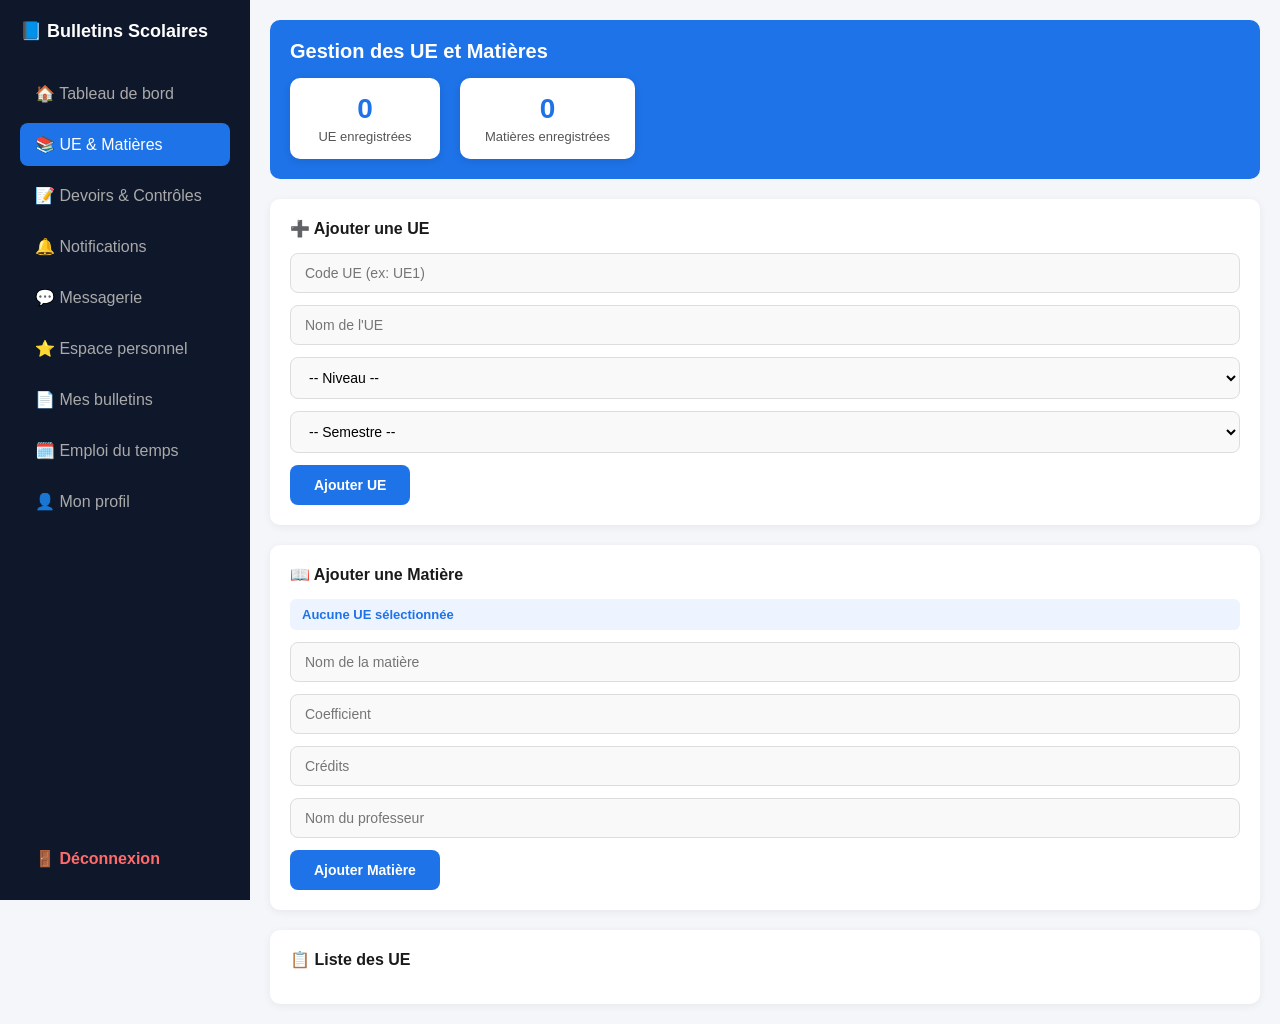
<file: ue-matieres.html>
<!DOCTYPE html>
<html lang="fr">
<head>
    <meta charset="UTF-8">
    <meta name="viewport" content="width=device-width, initial-scale=1.0">
    <title>Gestion des UE et Matières</title>
    <link rel="stylesheet" href="css/ue-matieres.css">
</head>
<body>

<div class="container">

    <!-- SIDEBAR -->
    <aside class="sidebar">
        <h2>📘 Bulletins Scolaires</h2>
                <ul>
            <li><a href="tableau-de-bord.html">🏠 Tableau de bord</a></li>
            <li class="active"><a href="ue-matieres.html">📚 UE & Matières</a></li>
            <li><a href="devoirs-controle.html">📝 Devoirs & Contrôles</a></li>
            <li><a href="notifications.html">🔔 Notifications</a></li>
            <li><a href="messagerie.html">💬 Messagerie</a></li>
            <li><a href="espace-personnel.html">⭐ Espace personnel</a></li>
            <li><a href="bulletins.html">📄 Mes bulletins</a></li>
            <li><a href="emploi-du-temps.html">🗓️ Emploi du temps</a></li>
            <li><a href="profil.html">👤 Mon profil</a></li>
        </ul>
        <a href="connexion.html" class="logout">🚪 Déconnexion</a>
    </aside>

    <!-- CONTENU PRINCIPAL -->
    <main class="content">

        <!-- TOPBAR STATS -->
        <header class="topbar">
            <h1>Gestion des UE et Matières</h1>
            <section class="stats">
                <div class="card">
                    <h3 id="nbUE">0</h3>
                    <p>UE enregistrées</p>
                </div>
                <div class="card">
                    <h3 id="nbMatieres">0</h3>
                    <p>Matières enregistrées</p>
                </div>
            </section>
        </header>

        <!-- FORMULAIRE AJOUT UE -->
        <section class="form-container">
            <h2>➕ Ajouter une UE</h2>
            <form id="ueForm">
                <input type="text" id="codeUE" placeholder="Code UE (ex: UE1)" required>
                <input type="text" id="nomUE" placeholder="Nom de l'UE" required>
                <select id="niveauUE">
                    <option value="">-- Niveau --</option>
                    <option value="L1">L1</option>
                    <option value="L2">L2</option>
                    <option value="L3">L3</option>
                    <option value="M1">M1</option>
                    <option value="M2">M2</option>
                </select>
                <select id="semestreUE">
                    <option value="">-- Semestre --</option>
                    <option value="S1">Semestre 1</option>
                    <option value="S2">Semestre 2</option>
                </select>
                <button type="submit">Ajouter UE</button>
            </form>
        </section>

        <!-- FORMULAIRE AJOUT MATIERE -->
        <section class="matiere-form-container">
            <h2>📖 Ajouter une Matière</h2>
            <p id="ueSelectionneeLabel" class="ue-label">Aucune UE sélectionnée</p>
            <form id="matiereForm">
                <input type="text" id="nomMatiere" placeholder="Nom de la matière" required>
                <input type="number" id="coefficient" placeholder="Coefficient" min="1" required>
                <input type="number" id="credits" placeholder="Crédits" min="1" required>
                <input type="text" id="professeur" placeholder="Nom du professeur" required>
                <button type="submit">Ajouter Matière</button>
            </form>
        </section>

        <!-- LISTE DES UE -->
        <section class="ue-list">
            <h2>📋 Liste des UE</h2>
            <div id="ueContainer"></div>
        </section>

    </main>
</div>

<!-- TOAST NOTIFICATION -->
<div class="toast" id="toast"></div>

<script src="js/ue-matieres.js"></script>
</body>
</html>
</file>
<file: style.css>
/* =========================================================
   Application de bulletins scolaires — Feuille de style
   Module Auth/Profil, Bulletins, Emploi du temps
   ========================================================= */

:root{
  --blue: #1E73E8;
  --blue-dark: #1858b8;
  --blue-light: #eef4ff;
  --sidebar-bg: #0f172a;
  --sidebar-text: #aaaaaa;
  --sidebar-text-dim: #8b9bb4;
  --sidebar-hover: rgba(255,255,255,0.08);
  --bg-page: #eef0f3;
  --bg-auth: #d6d7da;
  --card-bg: #ffffff;
  --text-dark: #14171f;
  --text-gray: #6b7280;
  --red: #dc2626;
  --red-bg: #fee2e2;
  --green: #16a34a;
  --green-bg: #dcfce7;
  --mint: #65a30d;
  --mint-bg: #ecfccb;
  --orange: #c2740a;
  --border: #e5e7eb;
  --radius: 14px;
  --radius-sm: 9px;
  --shadow: 0 1px 2px rgba(16,24,40,.06), 0 1px 3px rgba(16,24,40,.08);
  --shadow-lg: 0 10px 25px rgba(16,24,40,.10);
}

*{box-sizing:border-box;}
html,body{margin:0;padding:0;}
body{
  font-family: "Inter", "Segoe UI", system-ui, -apple-system, Arial, sans-serif;
  background:var(--bg-page);
  color:var(--text-dark);
  -webkit-font-smoothing:antialiased;
}
h1,h2,h3,h4{margin:0;}
p{margin:0;}
a{color:var(--blue);}
button{font-family:inherit;}

/* ---------- Barre supérieure ---------- */
.topbar{
  height:60px;
  background:var(--blue);
  color:#fff;
  display:flex;
  align-items:center;
  justify-content:space-between;
  padding:0 28px;
  position:sticky;
  top:0;
  z-index:20;
  box-shadow:0 1px 4px rgba(0,0,0,.15);
}
.topbar h1{
  font-size:1.05rem;
  font-weight:700;
  letter-spacing:.2px;
  white-space:nowrap;
  overflow:hidden;
  text-overflow:ellipsis;
}
.topbar-user{
  display:flex;
  align-items:center;
  gap:10px;
  font-weight:700;
  font-size:.95rem;
  text-decoration:none;
  color:#fff;
}
.topbar-user .avatar{
  width:32px;height:32px;border-radius:50%;
  background:rgba(255,255,255,.22);
  display:flex;align-items:center;justify-content:center;
  font-size:.8rem;font-weight:800;
}
.topbar-auth{ justify-content:flex-start; }

/* ---------- Mise en page générale (sidebar + contenu) ---------- */
.layout{ display:flex; min-height:calc(100vh - 60px); }

.sidebar{
  width:240px;
  flex-shrink:0;
  background:var(--sidebar-bg);
  padding:22px 14px;
  display:flex;
  flex-direction:column;
  position:sticky;
  top:60px;
  height:calc(100vh - 60px);
}
.sidebar nav{display:flex;flex-direction:column;gap:3px;}
.sidebar nav a{
  display:flex;
  align-items:center;
  gap:11px;
  padding:11px 12px;
  border-radius:9px;
  color:var(--sidebar-text);
  text-decoration:none;
  font-weight:600;
  font-size:.93rem;
  transition:background .15s ease, color .15s ease;
}
.sidebar nav a .ic{font-size:1rem;width:18px;text-align:center;}
.sidebar nav a:hover{background:var(--sidebar-hover); color:#fff;}
.sidebar nav a.active{background:var(--sidebar-hover); color:#fff;}
.sidebar-bottom{margin-top:auto;}
.sidebar-bottom a{
  display:flex;align-items:center;gap:11px;
  padding:11px 12px;border-radius:9px;
  color:#ef6a55;text-decoration:none;font-weight:700;font-size:.93rem;
}
.sidebar-bottom a:hover{background:var(--sidebar-hover);}

.content{ flex:1; padding:30px 36px 60px; min-width:0; }

/* ---------- Bloc d'en-tête de page ---------- */
.page-greeting h2{font-size:1.5rem;font-weight:800;margin-bottom:4px;}
.page-greeting p{color:var(--text-gray); font-size:.95rem;}

/* ---------- Sélecteur de semestre ---------- */
.semester-picker{
  display:flex;align-items:center;gap:14px;
  margin:22px 0 22px;
  flex-wrap:wrap;
}
.semester-picker > span{font-weight:700;font-size:.95rem;}
.seg-btn{
  border:1.5px solid var(--blue);
  background:#fff;
  color:var(--blue);
  font-weight:700;
  padding:9px 20px;
  border-radius:9px;
  cursor:pointer;
  font-size:.92rem;
  transition:background .15s, color .15s;
}
.seg-btn:hover{background:var(--blue-light);}
.seg-btn.active{background:var(--blue); color:#fff;}

/* ---------- Cartes statistiques ---------- */
.stats-row{
  display:grid;
  grid-template-columns:repeat(4,1fr);
  gap:18px;
  margin-bottom:22px;
}
.stats-row.stats-row-3{ grid-template-columns:repeat(3,1fr); }
.stat-card{
  background:var(--card-bg);
  border:1.5px solid transparent;
  border-radius:var(--radius);
  padding:18px 20px;
  box-shadow:var(--shadow);
}
.stat-card.selected{border-color:var(--blue);}
.stat-card .label{font-weight:700; font-size:.93rem; margin-bottom:10px;}
.stat-card .value{font-size:1.7rem; font-weight:800;}
.stat-card .value.blue{color:var(--blue);}
.stat-card .value.green{color:var(--green);}
.stat-card .value.orange{color:var(--orange);}
.stat-card .value.red{color:var(--red);}
.stat-card .value.small{font-size:1.05rem; line-height:1.35;}

/* ---------- Carte filière (large, bordée bleu) ---------- */
.filiere-card{
  background:var(--card-bg);
  border:2px solid var(--blue);
  border-radius:var(--radius);
  padding:18px 24px;
  text-align:center;
  margin-bottom:26px;
}
.filiere-card .label{font-weight:700; margin-bottom:6px;}
.filiere-card .value{color:var(--red); font-weight:800; font-size:1.05rem;}

/* ---------- Bouton principal ---------- */
.btn-primary{
  background:var(--blue);
  color:#fff;
  border:none;
  padding:12px 26px;
  border-radius:9px;
  font-weight:700;
  font-size:.95rem;
  cursor:pointer;
  transition:background .15s;
}
.btn-primary:hover{background:var(--blue-dark);}
.btn-primary.full{width:100%; display:block;}
.btn-secondary{
  background:#fff;
  color:var(--blue);
  border:1.5px solid var(--blue);
  padding:11px 24px;
  border-radius:9px;
  font-weight:700;
  cursor:pointer;
}
.btn-secondary:hover{background:var(--blue-light);}
.btn-center{display:flex; justify-content:center; margin-top:30px;}

/* ---------- Grille à deux colonnes (table + notifications) ---------- */
.two-col{ display:grid; grid-template-columns:1fr 300px; gap:20px; align-items:start; }

.card{
  background:var(--card-bg);
  border-radius:var(--radius);
  padding:20px 22px;
  box-shadow:var(--shadow);
}
.card h3{font-size:1rem; font-weight:800; margin-bottom:14px;}

/* ---------- Tableau des notes ---------- */
table.notes{ width:100%; border-collapse:collapse; }
table.notes th{
  text-align:left; color:var(--text-gray); font-weight:700; font-size:.83rem;
  text-transform:uppercase; letter-spacing:.03em;
  padding:8px 10px; border-bottom:1.5px solid var(--border);
}
table.notes td{ padding:13px 10px; border-bottom:1px solid #f1f2f4; font-size:.95rem; }
table.notes tr:last-child td{border-bottom:none;}
table.notes td.note{font-weight:800;}
table.notes td.note.pass{color:var(--blue);}
table.notes td.note.fail{color:var(--red);}

.badge{
  display:inline-block; padding:4px 12px; border-radius:999px;
  font-weight:700; font-size:.82rem;
}
.badge.bien{background:var(--green-bg); color:var(--green);}
.badge.tresbien{background:var(--green-bg); color:var(--green);}
.badge.assezbien{background:var(--mint-bg); color:var(--mint);}
.badge.passable{background:var(--red-bg); color:var(--red);}

/* ---------- Notifications ---------- */
.notif-item{padding:6px 0 14px; border-bottom:1px solid #f1f2f4; margin-bottom:14px;}
.notif-item:last-child{border-bottom:none; margin-bottom:0;}
.notif-item .notif-title{font-weight:800; font-size:.9rem; margin-bottom:4px;}
.notif-item .notif-body{font-size:.88rem; color:var(--text-dark);}
.notif-item .notif-time{font-size:.78rem; color:var(--text-gray); margin-top:3px; display:block;}

/* ---------- Pages d'authentification ---------- */
.auth-page{
  background:var(--bg-auth);
  min-height:calc(100vh - 60px);
  display:flex;
  align-items:center;
  justify-content:center;
  padding:40px 18px;
}
.auth-card{
  background:#fff;
  width:100%;
  max-width:460px;
  border-radius:var(--radius);
  padding:34px 36px 30px;
  box-shadow:var(--shadow-lg);
}
.auth-card h2{font-size:1.4rem; font-weight:800; text-align:center; letter-spacing:.03em;}
.auth-card .subtitle{
  text-align:center; color:var(--text-gray); font-weight:600;
  margin-top:6px; margin-bottom:26px; font-size:.95rem;
}
.field{margin-bottom:18px;}
.field label{display:block; font-weight:700; font-size:.9rem; margin-bottom:7px;}
.field input{
  width:100%; padding:12px 14px; border-radius:9px;
  border:1px solid #e3e4e7; background:#f4f4f6;
  font-size:.95rem; color:var(--text-dark);
}
.field input::placeholder{color:#a8acb4;}
.field input:focus{outline:2px solid var(--blue); outline-offset:1px; background:#fff;}
.field-icon{position:relative;}
.field-icon .toggle-eye{
  position:absolute; right:10px; top:38px; background:none; border:none;
  cursor:pointer; font-size:1rem; color:#9aa0ab; padding:4px;
}
.link-center{display:block; text-align:center; margin-top:16px; font-weight:700; font-size:.92rem; text-decoration:none;}
.small-center{text-align:center; font-size:.88rem; color:var(--text-gray); margin-top:14px;}
.small-center a{font-weight:700; text-decoration:none;}

.inscription-box{
  border:2px solid var(--blue);
  border-radius:var(--radius);
  padding:22px 24px 20px;
}

.alert-success{
  background:#f3fbf5;
  border:1.5px solid #bfe6c9;
  border-radius:9px;
  padding:13px 16px;
  margin-top:18px;
  text-align:center;
}
.alert-success .ok-line{color:var(--green); font-weight:800; font-size:.95rem;}
.alert-success .redirect-line{color:var(--green); font-style:italic; font-size:.82rem; margin-top:4px;}
.hidden{display:none !important;}

.error-text{color:var(--red); font-size:.83rem; font-weight:600; margin-top:-10px; margin-bottom:14px; display:none;}
.error-text.show{display:block;}

/* ---------- Emploi du temps ---------- */
.legend{display:flex; gap:18px; margin-bottom:18px; flex-wrap:wrap;}
.legend-item{display:flex; align-items:center; gap:7px; font-size:.85rem; font-weight:600; color:var(--text-gray);}
.legend-dot{width:11px; height:11px; border-radius:3px;}
.legend-dot.cours{background:var(--blue);}
.legend-dot.td{background:var(--green);}
.legend-dot.tp{background:var(--orange);}

.timetable-wrap{ overflow-x:auto; }
table.timetable{ width:100%; border-collapse:separate; border-spacing:8px; min-width:920px; }
table.timetable th{
  font-size:.82rem; font-weight:800; color:var(--text-gray);
  text-transform:uppercase; letter-spacing:.03em; padding:4px 6px; text-align:left;
}
table.timetable td.hour-cell{
  font-weight:700; font-size:.83rem; color:var(--text-gray); white-space:nowrap; vertical-align:top; padding-top:14px;
}
table.timetable td.slot{ vertical-align:top; width:150px; }
.course-block{
  background:#fff; border-radius:10px; padding:10px 12px;
  border-left:4px solid var(--blue);
  box-shadow:var(--shadow);
  min-height:64px;
}
.course-block.td{border-left-color:var(--green);}
.course-block.tp{border-left-color:var(--orange);}
.course-block .c-name{font-weight:800; font-size:.86rem; margin-bottom:4px;}
.course-block .c-meta{font-size:.78rem; color:var(--text-gray); line-height:1.4;}
.slot.empty{ color:#c7cad1; }

/* ---------- Profil ---------- */
.profile-grid{ display:grid; grid-template-columns:260px 1fr; gap:20px; align-items:start; }
.profile-card{ text-align:center; }
.profile-avatar{
  width:90px; height:90px; border-radius:50%; margin:0 auto 14px;
  background:var(--blue); color:#fff; display:flex; align-items:center; justify-content:center;
  font-size:1.7rem; font-weight:800;
}
.profile-card .p-name{font-weight:800; font-size:1.05rem;}
.profile-card .p-role{
  display:inline-block; margin-top:8px; background:var(--blue-light); color:var(--blue);
  font-weight:700; font-size:.8rem; padding:5px 12px; border-radius:999px;
}
.profile-card .p-filiere{margin-top:14px; color:var(--red); font-weight:700; font-size:.85rem;}
.form-grid{ display:grid; grid-template-columns:1fr 1fr; gap:0 18px; }
.form-grid .field.full{grid-column:1 / -1;}
.field input[readonly]{background:#eef0f3; color:var(--text-gray); cursor:not-allowed;}
.field .hint{font-size:.78rem; color:var(--text-gray); margin-top:5px; display:block;}
.section-gap{margin-top:26px;}

/* ---------- Toast ---------- */
.toast{
  position:fixed; bottom:26px; right:26px;
  background:var(--text-dark); color:#fff; font-weight:700; font-size:.9rem;
  padding:13px 20px; border-radius:9px; box-shadow:var(--shadow-lg);
  display:flex; align-items:center; gap:10px;
  transform:translateY(20px); opacity:0; pointer-events:none;
  transition:transform .25s ease, opacity .25s ease;
  z-index:50;
}
.toast.show{transform:translateY(0); opacity:1;}

/* =========================================================
   Téléchargement sécurisé — Modal multi-étapes
   ========================================================= */
.modal-overlay{
  position:fixed; inset:0; background:rgba(13,17,23,.6);
  display:flex; align-items:center; justify-content:center;
  z-index:100; padding:20px;
}
.modal-card{
  background:#fff; width:100%; max-width:440px; border-radius:var(--radius);
  padding:30px 26px 26px; box-shadow:var(--shadow-lg); position:relative;
  max-height:92vh; overflow-y:auto;
}
.modal-close{
  position:absolute; top:14px; right:16px; background:none; border:none;
  font-size:1.05rem; cursor:pointer; color:var(--text-gray); padding:4px;
}
.modal-steps{ display:flex; justify-content:center; gap:9px; margin-bottom:22px; }
.step-dot{ width:9px; height:9px; border-radius:50%; background:#e2e4e8; transition:background .2s; }
.step-dot.active{ background:var(--blue); }
.step-dot.done{ background:var(--green); }

.secure-step h3{ font-size:1.05rem; font-weight:800; text-align:center; margin-bottom:6px; }
.secure-step .step-desc{ text-align:center; color:var(--text-gray); font-size:.86rem; margin-bottom:16px; line-height:1.5; }

.spinner{
  width:34px; height:34px; border-radius:50%;
  border:3px solid var(--blue-light); border-top-color:var(--blue);
  margin:0 auto 18px; animation:spin .8s linear infinite;
}
@keyframes spin{ to{ transform:rotate(360deg); } }

.cam-frame{ position:relative; border-radius:12px; overflow:hidden; background:#000; margin-bottom:14px; }
.cam-frame video, .cam-frame img.capture-preview{ width:100%; display:block; aspect-ratio:4/3; object-fit:cover; }
.face-guide{
  position:absolute; inset:13% 27%; border:3px dashed rgba(255,255,255,.85); border-radius:50%;
  pointer-events:none;
}
.cam-error{ color:var(--red); font-size:.83rem; text-align:center; margin-bottom:10px; }

.scan-progress-track{ height:7px; background:#eef0f3; border-radius:999px; overflow:hidden; margin:4px 0 10px; }
.scan-progress-fill{ height:100%; width:0%; background:var(--blue); transition:width .2s linear; }
.scan-status{ text-align:center; font-size:.85rem; font-weight:600; color:var(--text-dark); margin-bottom:14px; }

.modal-actions{ display:flex; gap:10px; flex-wrap:wrap; justify-content:center; }
.upload-fallback{ display:block; text-align:center; font-size:.82rem; margin-top:14px; color:var(--blue); cursor:pointer; text-decoration:underline; }

.blocked-box{ text-align:center; }
.blocked-box .lock-icon{ font-size:2.2rem; margin-bottom:8px; }
.blocked-box .solde{ color:var(--red); font-weight:800; font-size:1.1rem; margin:10px 0; }

.succes-box{ text-align:center; padding:10px 0; }
.succes-box .check-icon{ font-size:2.4rem; margin-bottom:8px; }

/* =========================================================
   Protection des données (mesures dissuasives, voir notes)
   ========================================================= */
.protected-zone{
  position:relative;
  -webkit-user-select:none; user-select:none;
}
.watermark-layer{
  position:absolute; inset:0; background-repeat:repeat; pointer-events:none; z-index:5;
}
.protected-zone.privacy-blur{ filter:blur(10px); transition:filter .15s; }
.protected-zone.privacy-blur::after{
  content:"Contenu masqué — capture d'écran non autorisée";
  position:absolute; inset:0; display:flex; align-items:center; justify-content:center;
  text-align:center; padding:20px; font-weight:700; color:var(--text-dark);
  background:rgba(255,255,255,.55); z-index:6;
}
.protected-zone-print-msg{ display:none; }
@media print{
  .protected-zone{ display:none !important; }
  .protected-zone-print-msg{ display:block !important; }
}

.doc-upload-zone{
  position:relative; border:2px dashed var(--border); border-radius:12px;
  padding:28px 20px; text-align:center; cursor:pointer; background:#fafafa;
  transition:border-color .15s, background .15s; margin-bottom:12px;
}
.doc-upload-zone:hover{ border-color:var(--blue); background:var(--blue-light); }
.doc-upload-zone .upload-icon{ font-size:1.8rem; margin-bottom:6px; }
.doc-upload-zone p{ font-size:.88rem; color:var(--text-gray); margin:0; }
.doc-preview{ width:100%; border-radius:9px; margin-bottom:12px; max-height:200px; object-fit:contain; border:1px solid var(--border); }

.ai-result{ padding:11px 14px; border-radius:9px; font-size:.88rem; line-height:1.5; margin-top:10px; display:flex; align-items:flex-start; gap:8px; }
.ai-loading{ background:var(--blue-light); color:var(--blue); }
.ai-success{ background:var(--green-bg); color:var(--green); }
.ai-error{ background:var(--red-bg); color:var(--red); }

.mini-spinner{
  width:14px; height:14px; border-radius:50%; flex-shrink:0; margin-top:2px;
  border:2px solid rgba(37,99,235,.25); border-top-color:var(--blue);
  animation:spin .7s linear infinite; display:inline-block;
}

/* ---------- Responsive ---------- */
@media (max-width: 980px){
  .stats-row, .stats-row.stats-row-3{grid-template-columns:repeat(2,1fr);}
  .two-col{grid-template-columns:1fr;}
  .profile-grid{grid-template-columns:1fr;}
  .form-grid{grid-template-columns:1fr;}
}
@media (max-width: 720px){
  .sidebar{ position:fixed; left:-260px; top:60px; height:calc(100vh - 60px); z-index:30; transition:left .2s; box-shadow:4px 0 18px rgba(0,0,0,.25); }
  .sidebar.open{ left:0; }
  .content{ padding:22px 16px 50px; }
  .topbar h1{font-size:.92rem;}
  .menu-toggle{display:flex !important;}
}
@media (max-width: 480px){
  .stats-row, .stats-row.stats-row-3{grid-template-columns:1fr;}
}
.menu-toggle{
  display:none; align-items:center; justify-content:center;
  width:34px; height:34px; border-radius:8px; background:rgba(255,255,255,.15);
  border:none; color:#fff; font-size:1.1rem; cursor:pointer; margin-right:10px;
}
.topbar-left{display:flex; align-items:center;}
</file>
<file: css/devoirs-controle.css>
* {
    margin: 0;
    padding: 0;
    box-sizing: border-box;
    font-family: Arial, sans-serif;
}

body { background: #f4f6f9; }

/* ── LAYOUT ── */
.container {
    display: flex;
    min-height: 100vh;
}

/* ── SIDEBAR ── */
.sidebar {
    width: 250px;
    background: #0f172a;
    color: white;
    padding: 20px;
    position: fixed;
    top: 0;
    bottom: 0;
    display: flex;
    flex-direction: column;
    overflow-y: auto;
}

.sidebar h2 {
    margin-bottom: 30px;
    font-size: 18px;
}

.sidebar ul {
    list-style: none;
    display: flex;
    flex-direction: column;
    gap: 8px;
}

.sidebar li {
    padding: 12px 15px;
    border-radius: 8px;
    cursor: pointer;
    color: #aaaaaa;
    transition: background 0.2s, color 0.2s;
}

.sidebar li:hover { background: #1e293b; color: white; }
.sidebar li.active { background: #1E73E8; color: white; }

.logout {
    margin-top: auto;
    padding: 12px 15px;
    color: #ff6b6b;
    font-weight: bold;
    cursor: pointer;
    border-radius: 8px;
    transition: background 0.2s;
    display: block;
    text-decoration: none;
}

.logout:hover { background: #2a1a1a; }

/* ── CONTENU ── */
.content {
    flex: 1;
    margin-left: 250px;
    padding: 20px;
}

/* ── TOPBAR ── */
.topbar {
    background: #1E73E8;
    color: white;
    padding: 20px;
    border-radius: 10px;
    margin-bottom: 20px;
}

.topbar h1 { font-size: 20px; margin-bottom: 15px; }

.stats {
    display: flex;
    gap: 20px;
    flex-wrap: wrap;
}

.card {
    background: white;
    padding: 15px 25px;
    border-radius: 10px;
    text-align: center;
    min-width: 150px;
    box-shadow: 0 2px 8px rgba(0,0,0,0.1);
}

.card h3 { color: #1E73E8; font-size: 28px; }
.card p { color: #555; font-size: 13px; margin-top: 4px; }

/* ── ONGLETS ── */
.tabs {
    display: flex;
    gap: 10px;
    margin-bottom: 20px;
}

.tab {
    padding: 10px 24px;
    border: none;
    border-radius: 8px;
    font-size: 14px;
    font-weight: bold;
    cursor: pointer;
    background: #e2e8f0;
    color: #555;
    transition: background 0.2s, color 0.2s;
}

.tab.active {
    background: #1E73E8;
    color: white;
}

.tab:hover:not(.active) {
    background: #cbd5e1;
}

/* ── SECTION HEADER ── */
.section-header {
    display: flex;
    justify-content: space-between;
    align-items: center;
    margin-bottom: 16px;
}

.section-header h2 {
    font-size: 17px;
    color: #1A1A1A;
}

.btn-ajouter {
    background: #1E73E8;
    color: white;
    border: none;
    padding: 10px 20px;
    border-radius: 8px;
    font-size: 14px;
    font-weight: bold;
    cursor: pointer;
    transition: background 0.2s;
}

.btn-ajouter:hover { background: #1557b0; }

/* ── CARTES DEVOIR/EXAMEN ── */
#devoirsContainer,
#examensContainer {
    display: grid;
    grid-template-columns: repeat(auto-fit, minmax(300px, 1fr));
    gap: 16px;
}

.event-card {
    background: white;
    border-radius: 10px;
    box-shadow: 0 2px 8px rgba(0,0,0,0.08);
    overflow: hidden;
    border: 1px solid #e0eaff;
}

.event-card-header {
    padding: 14px 16px;
    color: white;
}

.event-card-header.devoir { background: #1E73E8; }
.event-card-header.examen { background: #EA4335; }

.event-card-header h3 { font-size: 15px; }
.event-card-header p { font-size: 12px; opacity: 0.85; margin-top: 4px; }

.event-card-body {
    padding: 14px 16px;
}

.event-info {
    display: flex;
    flex-direction: column;
    gap: 6px;
    margin-bottom: 12px;
}

.event-info span {
    font-size: 13px;
    color: #444;
}

.event-info span strong {
    color: #1A1A1A;
}

/* Badges statut */
.badge-statut {
    display: inline-block;
    padding: 3px 10px;
    border-radius: 20px;
    font-size: 11px;
    font-weight: bold;
    margin-bottom: 10px;
}

.badge-avenir { background: #E8F0FE; color: #1E73E8; }
.badge-aujourdhui { background: #FFF8E1; color: #F9A825; }
.badge-passe { background: #FCE8E6; color: #EA4335; }

/* Boutons action */
.event-actions {
    display: flex;
    gap: 8px;
}

.btn-modifier {
    background: #FFF8E1;
    color: #F9A825;
    border: none;
    padding: 6px 12px;
    border-radius: 6px;
    font-size: 12px;
    font-weight: bold;
    cursor: pointer;
}

.btn-supprimer {
    background: #FCE8E6;
    color: #EA4335;
    border: none;
    padding: 6px 12px;
    border-radius: 6px;
    font-size: 12px;
    font-weight: bold;
    cursor: pointer;
}

.btn-modifier:hover, .btn-supprimer:hover { opacity: 0.75; }

/* ── MODAL ── */
.modal-overlay {
    display: none;
    position: fixed;
    inset: 0;
    background: rgba(0,0,0,0.45);
    z-index: 200;
    justify-content: center;
    align-items: center;
}

.modal-overlay.active { display: flex; }

.modal {
    background: white;
    border-radius: 12px;
    padding: 28px;
    width: 460px;
    box-shadow: 0 8px 30px rgba(0,0,0,0.2);
    max-height: 90vh;
    overflow-y: auto;
}

.modal h2 {
    font-size: 18px;
    margin-bottom: 20px;
    color: #1A1A1A;
}

.form-group {
    margin-bottom: 14px;
}

.form-group label {
    display: block;
    font-size: 13px;
    font-weight: bold;
    color: #555;
    margin-bottom: 6px;
}

.form-group input,
.form-group select {
    width: 100%;
    padding: 10px 14px;
    border: 1px solid #ddd;
    border-radius: 8px;
    font-size: 13px;
    background: #f9f9f9;
    outline: none;
    transition: border 0.2s;
}

.form-group input:focus,
.form-group select:focus {
    border-color: #1E73E8;
    background: white;
}

.modal-actions {
    display: flex;
    gap: 12px;
    justify-content: flex-end;
    margin-top: 20px;
}

.btn-annuler {
    background: #f1f5f9;
    color: #555;
    border: none;
    padding: 10px 20px;
    border-radius: 8px;
    cursor: pointer;
    font-size: 14px;
}

.btn-sauvegarder {
    background: #1E73E8;
    color: white;
    border: none;
    padding: 10px 20px;
    border-radius: 8px;
    cursor: pointer;
    font-size: 14px;
    font-weight: bold;
}

/* ── TOAST ── */
.toast {
    display: none;
    position: fixed;
    bottom: 30px;
    right: 30px;
    background: #E6F4EA;
    border: 1.5px solid #34A853;
    color: #1E7B34;
    padding: 14px 20px;
    border-radius: 10px;
    font-size: 14px;
    font-weight: bold;
    z-index: 999;
    box-shadow: 0 4px 12px rgba(0,0,0,0.12);
}

.toast.active { display: block; }
.toast.error { background: #FCE8E6; border-color: #EA4335; color: #EA4335; }

.vide {
    text-align: center;
    color: #aaa;
    padding: 40px;
    font-size: 14px;
    background: white;
    border-radius: 10px;
}
</file>
<file: css/espace-personnel.css>
* {
    margin: 0;
    padding: 0;
    box-sizing: border-box;
    font-family: Arial, sans-serif;
}

body { background: #f4f6f9; }

/* ── LAYOUT ── */
.container { display: flex; min-height: 100vh; }

/* ── SIDEBAR ── */
.sidebar {
    width: 250px;
    background: #0f172a;
    color: white;
    padding: 20px;
    position: fixed;
    top: 0;
    bottom: 0;
    display: flex;
    flex-direction: column;
    overflow-y: auto;
}

.sidebar h2 { margin-bottom: 30px; font-size: 18px; }

.sidebar ul {
    list-style: none;
    display: flex;
    flex-direction: column;
    gap: 8px;
}

.sidebar li {
    padding: 12px 15px;
    border-radius: 8px;
    cursor: pointer;
    color: #aaaaaa;
    transition: background 0.2s, color 0.2s;
}

.sidebar li:hover { background: #1e293b; color: white; }
.sidebar li.active { background: #1E73E8; color: white; }

.logout {
    margin-top: auto;
    padding: 12px 15px;
    color: #ff6b6b;
    font-weight: bold;
    cursor: pointer;
    border-radius: 8px;
    transition: background 0.2s;
    display: block;
    text-decoration: none;
}

.logout:hover { background: #2a1a1a; }

/* ── CONTENU ── */
.content {
    flex: 1;
    margin-left: 250px;
    padding: 20px;
}

/* ── TOPBAR ── */
.topbar {
    background: #1E73E8;
    color: white;
    padding: 24px;
    border-radius: 10px;
    margin-bottom: 20px;
}

.topbar h1 { font-size: 22px; margin-bottom: 6px; }
.sous-titre { font-size: 13px; opacity: 0.9; margin-bottom: 18px; }

.recherche-globale input {
    width: 100%;
    padding: 14px 18px;
    border: none;
    border-radius: 10px;
    font-size: 14px;
    outline: none;
}

/* ── RÉSUMÉ CARDS ── */
.resume-cards {
    display: grid;
    grid-template-columns: repeat(auto-fit, minmax(220px, 1fr));
    gap: 16px;
    margin-bottom: 20px;
}

.resume-card {
    background: white;
    border-radius: 10px;
    padding: 18px;
    display: flex;
    align-items: center;
    gap: 16px;
    box-shadow: 0 2px 8px rgba(0,0,0,0.08);
}

.resume-icone {
    width: 50px;
    height: 50px;
    border-radius: 12px;
    background: #E8F0FE;
    display: flex;
    align-items: center;
    justify-content: center;
    font-size: 24px;
    flex-shrink: 0;
}

.resume-card h3 { color: #1E73E8; font-size: 24px; }
.resume-card p { color: #777; font-size: 12px; margin-top: 2px; }

/* ── GRID 2 COLONNES ── */
.grid-deux {
    display: grid;
    grid-template-columns: 1fr 1fr;
    gap: 20px;
    margin-bottom: 20px;
}

@media (max-width: 900px) {
    .grid-deux { grid-template-columns: 1fr; }
}

/* ── BLOCS ── */
.bloc {
    background: white;
    border-radius: 10px;
    padding: 20px;
    box-shadow: 0 2px 8px rgba(0,0,0,0.06);
    margin-bottom: 20px;
}

.bloc h2 { font-size: 16px; color: #1A1A1A; margin-bottom: 14px; }

.bloc-header {
    display: flex;
    justify-content: space-between;
    align-items: center;
    flex-wrap: wrap;
    gap: 10px;
    margin-bottom: 14px;
}

.bloc-header h2 { margin-bottom: 0; }

/* ── ITEMS ÉVÉNEMENTS / ACTIVITÉ ── */
.item-ligne {
    display: flex;
    align-items: center;
    gap: 12px;
    padding: 10px 0;
    border-bottom: 1px solid #f0f0f0;
}

.item-ligne:last-child { border-bottom: none; }

.item-icone {
    width: 36px;
    height: 36px;
    border-radius: 50%;
    display: flex;
    align-items: center;
    justify-content: center;
    font-size: 16px;
    flex-shrink: 0;
}

.icone-devoir { background: #E8F0FE; }
.icone-examen { background: #FCE8E6; }
.icone-notif { background: #FFF8E1; }
.icone-message { background: #E6F4EA; }

.item-texte { flex: 1; }
.item-titre { font-size: 13px; font-weight: bold; color: #1A1A1A; }
.item-sous { font-size: 12px; color: #888; margin-top: 2px; }

.vide-bloc {
    text-align: center;
    color: #aaa;
    padding: 20px;
    font-size: 13px;
}

/* ── FILTRES DOCUMENTS ── */
.filtres-doc {
    display: flex;
    gap: 8px;
    flex-wrap: wrap;
}

.filtre-doc {
    padding: 7px 14px;
    border: none;
    border-radius: 20px;
    font-size: 12px;
    cursor: pointer;
    background: #e2e8f0;
    color: #555;
    transition: background 0.2s, color 0.2s;
}

.filtre-doc.active { background: #1E73E8; color: white; }
.filtre-doc:hover:not(.active) { background: #cbd5e1; }

/* ── DOCUMENTS ── */
.documents-grid {
    display: grid;
    grid-template-columns: repeat(auto-fit, minmax(260px, 1fr));
    gap: 14px;
}

.document-card {
    border: 1px solid #eee;
    border-radius: 10px;
    padding: 14px;
    display: flex;
    align-items: center;
    gap: 12px;
    transition: box-shadow 0.2s;
}

.document-card:hover { box-shadow: 0 2px 10px rgba(0,0,0,0.08); }

.doc-icone {
    width: 42px;
    height: 42px;
    border-radius: 8px;
    display: flex;
    align-items: center;
    justify-content: center;
    font-size: 20px;
    flex-shrink: 0;
}

.doc-cours { background: #E8F0FE; }
.doc-td { background: #FFF8E1; }
.doc-administratif { background: #E6F4EA; }

.doc-details { flex: 1; min-width: 0; }
.doc-nom { font-size: 13px; font-weight: bold; color: #1A1A1A; }
.doc-meta { font-size: 11px; color: #888; margin-top: 2px; }

.btn-telecharger {
    background: #1E73E8;
    color: white;
    border: none;
    padding: 7px 12px;
    border-radius: 6px;
    font-size: 11px;
    font-weight: bold;
    cursor: pointer;
    white-space: nowrap;
    flex-shrink: 0;
}

.btn-telecharger:hover { background: #1557b0; }

/* ── RECHERCHE RÉSULTATS ── */
#resultatsRecherche {
    background: white;
    border-radius: 10px;
    padding: 20px;
    box-shadow: 0 2px 8px rgba(0,0,0,0.06);
    margin-bottom: 20px;
}

#resultatsRecherche h2 { font-size: 16px; margin-bottom: 14px; color: #1A1A1A; }

.resultat-item {
    display: flex;
    align-items: center;
    gap: 12px;
    padding: 12px;
    border-radius: 8px;
    margin-bottom: 8px;
    background: #f8faff;
    border-left: 4px solid #1E73E8;
}

.resultat-categorie {
    font-size: 10px;
    font-weight: bold;
    color: #1E73E8;
    background: #E8F0FE;
    padding: 2px 8px;
    border-radius: 10px;
    display: inline-block;
    margin-bottom: 4px;
}

.resultat-titre { font-size: 13px; font-weight: bold; color: #1A1A1A; }
.resultat-details { font-size: 12px; color: #777; margin-top: 2px; }

/* ── TOAST ── */
.toast {
    display: none;
    position: fixed;
    bottom: 30px;
    right: 30px;
    background: #E6F4EA;
    border: 1.5px solid #34A853;
    color: #1E7B34;
    padding: 14px 20px;
    border-radius: 10px;
    font-size: 14px;
    font-weight: bold;
    z-index: 999;
    box-shadow: 0 4px 12px rgba(0,0,0,0.12);
}

.toast.active { display: block; }
</file>
<file: css/messagerie.css>
* {
    margin: 0;
    padding: 0;
    box-sizing: border-box;
    font-family: Arial, sans-serif;
}

body { background: #f4f6f9; }

/* ── LAYOUT ── */
.container { display: flex; min-height: 100vh; }

/* ── SIDEBAR ── */
.sidebar {
    width: 250px;
    background: #0f172a;
    color: white;
    padding: 20px;
    position: fixed;
    top: 0;
    bottom: 0;
    display: flex;
    flex-direction: column;
    overflow-y: auto;
}

.sidebar h2 { margin-bottom: 30px; font-size: 18px; }

.sidebar ul {
    list-style: none;
    display: flex;
    flex-direction: column;
    gap: 8px;
}

.sidebar li {
    padding: 12px 15px;
    border-radius: 8px;
    cursor: pointer;
    color: #aaaaaa;
    transition: background 0.2s, color 0.2s;
}

.sidebar li:hover { background: #1e293b; color: white; }
.sidebar li.active { background: #1E73E8; color: white; }

.logout {
    margin-top: auto;
    padding: 12px 15px;
    color: #ff6b6b;
    font-weight: bold;
    cursor: pointer;
    border-radius: 8px;
    transition: background 0.2s;
    display: block;
    text-decoration: none;
}

.logout:hover { background: #2a1a1a; }

/* ── CONTENU ── */
.content {
    flex: 1;
    margin-left: 250px;
    padding: 20px;
    display: flex;
    flex-direction: column;
}

/* ── TOPBAR ── */
.topbar {
    background: #1E73E8;
    color: white;
    padding: 20px;
    border-radius: 10px;
    margin-bottom: 20px;
}

.topbar h1 { font-size: 20px; margin-bottom: 15px; }

.stats { display: flex; gap: 20px; flex-wrap: wrap; }

.card {
    background: white;
    padding: 15px 25px;
    border-radius: 10px;
    text-align: center;
    min-width: 150px;
    box-shadow: 0 2px 8px rgba(0,0,0,0.1);
}

.card h3 { color: #1E73E8; font-size: 28px; }
.card p { color: #555; font-size: 13px; margin-top: 4px; }

/* ── MESSAGERIE LAYOUT ── */
.messagerie-layout {
    display: flex;
    flex: 1;
    background: white;
    border-radius: 10px;
    box-shadow: 0 2px 8px rgba(0,0,0,0.08);
    overflow: hidden;
    min-height: 600px;
}

/* ── PANEL CONVERSATIONS ── */
.conversations-panel {
    width: 320px;
    border-right: 1px solid #eee;
    display: flex;
    flex-direction: column;
    padding: 16px;
}

.conversations-header {
    display: flex;
    justify-content: space-between;
    align-items: center;
    margin-bottom: 12px;
}

.conversations-header h2 { font-size: 16px; color: #1A1A1A; }

.btn-nouvelle {
    background: #1E73E8;
    color: white;
    border: none;
    padding: 7px 14px;
    border-radius: 8px;
    font-size: 12px;
    font-weight: bold;
    cursor: pointer;
}

.btn-nouvelle:hover { background: #1557b0; }

.recherche {
    width: 100%;
    padding: 10px 14px;
    border: 1px solid #ddd;
    border-radius: 8px;
    font-size: 13px;
    background: #f9f9f9;
    margin-bottom: 12px;
    outline: none;
}

.recherche:focus { border-color: #1E73E8; background: white; }

/* Carte conversation */
.conv-item {
    display: flex;
    align-items: center;
    gap: 12px;
    padding: 12px;
    border-radius: 8px;
    cursor: pointer;
    transition: background 0.2s;
    margin-bottom: 4px;
}

.conv-item:hover { background: #f5f8ff; }
.conv-item.selectionnee { background: #E8F0FE; }

.conv-avatar {
    width: 42px;
    height: 42px;
    border-radius: 50%;
    background: #1E73E8;
    color: white;
    display: flex;
    align-items: center;
    justify-content: center;
    font-weight: bold;
    font-size: 15px;
    flex-shrink: 0;
}

.conv-avatar.admin { background: #EA4335; }
.conv-avatar.prof { background: #34A853; }

.conv-details { flex: 1; min-width: 0; }

.conv-nom {
    font-size: 13px;
    font-weight: bold;
    color: #1A1A1A;
    display: flex;
    justify-content: space-between;
}

.conv-dernier {
    font-size: 12px;
    color: #777;
    overflow: hidden;
    text-overflow: ellipsis;
    white-space: nowrap;
    margin-top: 2px;
}

.conv-temps { font-size: 11px; color: #aaa; }

.badge-nonlu {
    background: #1E73E8;
    color: white;
    border-radius: 50%;
    width: 20px;
    height: 20px;
    display: flex;
    align-items: center;
    justify-content: center;
    font-size: 11px;
    font-weight: bold;
    flex-shrink: 0;
}

/* ── PANEL CHAT ── */
.chat-panel {
    flex: 1;
    display: flex;
    flex-direction: column;
}

.chat-vide {
    flex: 1;
    display: flex;
    flex-direction: column;
    align-items: center;
    justify-content: center;
    color: #aaa;
}

.chat-vide-icone { font-size: 50px; margin-bottom: 12px; }

.chat-header {
    display: flex;
    align-items: center;
    gap: 12px;
    padding: 16px 20px;
    border-bottom: 1px solid #eee;
}

.chat-avatar {
    width: 44px;
    height: 44px;
    border-radius: 50%;
    background: #1E73E8;
    color: white;
    display: flex;
    align-items: center;
    justify-content: center;
    font-weight: bold;
}

.chat-nom { font-size: 14px; font-weight: bold; color: #1A1A1A; }
.chat-role { font-size: 12px; color: #888; }

.messages-zone {
    flex: 1;
    padding: 20px;
    overflow-y: auto;
    display: flex;
    flex-direction: column;
    gap: 12px;
    max-height: 420px;
}

.message-bulle {
    max-width: 60%;
    padding: 10px 16px;
    border-radius: 14px;
    font-size: 13px;
    line-height: 1.4;
}

.message-recu {
    background: #f1f5f9;
    color: #1A1A1A;
    align-self: flex-start;
    border-bottom-left-radius: 4px;
}

.message-envoye {
    background: #1E73E8;
    color: white;
    align-self: flex-end;
    border-bottom-right-radius: 4px;
}

.message-heure {
    font-size: 10px;
    margin-top: 4px;
    opacity: 0.7;
}

.message-input {
    display: flex;
    gap: 10px;
    padding: 16px 20px;
    border-top: 1px solid #eee;
}

.message-input input {
    flex: 1;
    padding: 12px 16px;
    border: 1px solid #ddd;
    border-radius: 20px;
    font-size: 13px;
    background: #f9f9f9;
    outline: none;
}

.message-input input:focus { border-color: #1E73E8; background: white; }

.btn-envoyer {
    background: #1E73E8;
    color: white;
    border: none;
    padding: 12px 20px;
    border-radius: 20px;
    font-size: 13px;
    font-weight: bold;
    cursor: pointer;
}

.btn-envoyer:hover { background: #1557b0; }

/* ── MODAL ── */
.modal-overlay {
    display: none;
    position: fixed;
    inset: 0;
    background: rgba(0,0,0,0.45);
    z-index: 200;
    justify-content: center;
    align-items: center;
}

.modal-overlay.active { display: flex; }

.modal {
    background: white;
    border-radius: 12px;
    padding: 28px;
    width: 460px;
    box-shadow: 0 8px 30px rgba(0,0,0,0.2);
}

.modal h2 { font-size: 18px; margin-bottom: 20px; color: #1A1A1A; }

.form-group { margin-bottom: 14px; }

.form-group label {
    display: block;
    font-size: 13px;
    font-weight: bold;
    color: #555;
    margin-bottom: 6px;
}

.form-group input,
.form-group select,
.form-group textarea {
    width: 100%;
    padding: 10px 14px;
    border: 1px solid #ddd;
    border-radius: 8px;
    font-size: 13px;
    background: #f9f9f9;
    outline: none;
    font-family: Arial, sans-serif;
    resize: vertical;
}

.form-group input:focus,
.form-group select:focus,
.form-group textarea:focus {
    border-color: #1E73E8;
    background: white;
}

.modal-actions {
    display: flex;
    gap: 12px;
    justify-content: flex-end;
    margin-top: 20px;
}

.btn-annuler {
    background: #f1f5f9;
    color: #555;
    border: none;
    padding: 10px 20px;
    border-radius: 8px;
    cursor: pointer;
    font-size: 14px;
}

.btn-envoyer-modal {
    background: #1E73E8;
    color: white;
    border: none;
    padding: 10px 20px;
    border-radius: 8px;
    cursor: pointer;
    font-size: 14px;
    font-weight: bold;
}

/* ── TOAST ── */
.toast {
    display: none;
    position: fixed;
    bottom: 30px;
    right: 30px;
    background: #E6F4EA;
    border: 1.5px solid #34A853;
    color: #1E7B34;
    padding: 14px 20px;
    border-radius: 10px;
    font-size: 14px;
    font-weight: bold;
    z-index: 999;
    box-shadow: 0 4px 12px rgba(0,0,0,0.12);
}

.toast.active { display: block; }
.toast.error { background: #FCE8E6; border-color: #EA4335; color: #EA4335; }
</file>
<file: css/notifications.css>
* {
    margin: 0;
    padding: 0;
    box-sizing: border-box;
    font-family: Arial, sans-serif;
}

body { background: #f4f6f9; }

/* ── LAYOUT ── */
.container { display: flex; min-height: 100vh; }

/* ── SIDEBAR ── */
.sidebar {
    width: 250px;
    background: #0f172a;
    color: white;
    padding: 20px;
    position: fixed;
    top: 0;
    bottom: 0;
    display: flex;
    flex-direction: column;
    overflow-y: auto;
}

.sidebar h2 { margin-bottom: 30px; font-size: 18px; }

.sidebar ul {
    list-style: none;
    display: flex;
    flex-direction: column;
    gap: 8px;
}

.sidebar li {
    padding: 0;
    border-radius: 8px;
    cursor: pointer;
    color: #aaaaaa;
    transition: background 0.2s, color 0.2s;
}

.sidebar li a {
    display: block;
    padding: 12px 15px;
    color: inherit;
    text-decoration: none;
}

.sidebar li:hover { background: #1e293b; color: white; }
.sidebar li.active { background: #1E73E8; color: white; }

.logout {
    margin-top: auto;
    padding: 12px 15px;
    color: #ff6b6b;
    font-weight: bold;
    cursor: pointer;
    border-radius: 8px;
    transition: background 0.2s;
    display: block;
    text-decoration: none;
}

.logout:hover { background: #2a1a1a; }

/* ── CONTENU ── */
.content {
    flex: 1;
    margin-left: 250px;
    padding: 20px;
}

/* ── TOPBAR ── */
.topbar {
    background: #1E73E8;
    color: white;
    padding: 20px;
    border-radius: 10px;
    margin-bottom: 20px;
}

.topbar h1 { font-size: 20px; margin-bottom: 15px; }

.stats { display: flex; gap: 20px; flex-wrap: wrap; }

.card {
    background: white;
    padding: 15px 25px;
    border-radius: 10px;
    text-align: center;
    min-width: 130px;
    box-shadow: 0 2px 8px rgba(0,0,0,0.1);
}

.card h3 { color: #1E73E8; font-size: 28px; }
.card p { color: #555; font-size: 13px; margin-top: 4px; }

/* ── TOOLBAR ── */
.toolbar {
    display: flex;
    justify-content: space-between;
    align-items: center;
    margin-bottom: 20px;
    flex-wrap: wrap;
    gap: 12px;
}

.filtres {
    display: flex;
    gap: 8px;
    flex-wrap: wrap;
}

.filtre {
    padding: 8px 16px;
    border: none;
    border-radius: 20px;
    font-size: 13px;
    cursor: pointer;
    background: #e2e8f0;
    color: #555;
    transition: background 0.2s, color 0.2s;
}

.filtre.active {
    background: #1E73E8;
    color: white;
}

.filtre:hover:not(.active) { background: #cbd5e1; }

.btn-tout-lire {
    background: #E6F4EA;
    color: #1E7B34;
    border: 1px solid #34A853;
    padding: 8px 16px;
    border-radius: 8px;
    font-size: 13px;
    font-weight: bold;
    cursor: pointer;
    transition: background 0.2s;
}

.btn-tout-lire:hover { background: #c8e6c9; }

/* ── NOTIFICATIONS ── */
.notif-liste {
    display: flex;
    flex-direction: column;
    gap: 12px;
}

.notif-card {
    background: white;
    border-radius: 10px;
    padding: 16px 20px;
    box-shadow: 0 2px 8px rgba(0,0,0,0.06);
    display: flex;
    align-items: flex-start;
    gap: 16px;
    border-left: 5px solid transparent;
    transition: background 0.2s;
    cursor: pointer;
}

.notif-card.non-lue {
    background: #f0f7ff;
    border-left-color: #1E73E8;
}

.notif-card.lue {
    background: white;
    border-left-color: #e0e0e0;
    opacity: 0.75;
}

.notif-card:hover { background: #f8faff; opacity: 1; }

/* Icône type */
.notif-icone {
    width: 44px;
    height: 44px;
    border-radius: 50%;
    display: flex;
    align-items: center;
    justify-content: center;
    font-size: 20px;
    flex-shrink: 0;
}

.icone-notes { background: #E8F0FE; }
.icone-bulletins { background: #E6F4EA; }
.icone-emploi { background: #FFF8E1; }
.icone-admin { background: #FCE8E6; }

/* Contenu */
.notif-contenu { flex: 1; }

.notif-titre {
    font-size: 14px;
    font-weight: bold;
    color: #1A1A1A;
    margin-bottom: 4px;
}

.notif-message {
    font-size: 13px;
    color: #555;
    margin-bottom: 6px;
}

.notif-meta {
    display: flex;
    align-items: center;
    gap: 10px;
}

.notif-temps {
    font-size: 11px;
    color: #aaa;
}

.badge-type {
    padding: 2px 8px;
    border-radius: 20px;
    font-size: 11px;
    font-weight: bold;
}

.badge-notes { background: #E8F0FE; color: #1E73E8; }
.badge-bulletins { background: #E6F4EA; color: #1E7B34; }
.badge-emploi { background: #FFF8E1; color: #F9A825; }
.badge-admin { background: #FCE8E6; color: #EA4335; }

/* Actions notif */
.notif-actions {
    display: flex;
    flex-direction: column;
    gap: 6px;
    flex-shrink: 0;
}

.btn-lire {
    background: #E8F0FE;
    color: #1E73E8;
    border: none;
    padding: 6px 12px;
    border-radius: 6px;
    font-size: 11px;
    font-weight: bold;
    cursor: pointer;
    transition: opacity 0.2s;
    white-space: nowrap;
}

.btn-supprimer-notif {
    background: #FCE8E6;
    color: #EA4335;
    border: none;
    padding: 6px 12px;
    border-radius: 6px;
    font-size: 11px;
    font-weight: bold;
    cursor: pointer;
    transition: opacity 0.2s;
}

.btn-lire:hover, .btn-supprimer-notif:hover { opacity: 0.75; }

/* Point non lu */
.point-nonlu {
    width: 10px;
    height: 10px;
    background: #1E73E8;
    border-radius: 50%;
    flex-shrink: 0;
    margin-top: 4px;
}

/* Vide */
.vide {
    text-align: center;
    color: #aaa;
    padding: 60px;
    font-size: 14px;
    background: white;
    border-radius: 10px;
}

/* ── TOAST ── */
.toast {
    display: none;
    position: fixed;
    bottom: 30px;
    right: 30px;
    background: #E6F4EA;
    border: 1.5px solid #34A853;
    color: #1E7B34;
    padding: 14px 20px;
    border-radius: 10px;
    font-size: 14px;
    font-weight: bold;
    z-index: 999;
    box-shadow: 0 4px 12px rgba(0,0,0,0.12);
}

.toast.active { display: block; }
.toast.error { background: #FCE8E6; border-color: #EA4335; color: #EA4335; }
</file>
<file: css/ue-matieres.css>
* {
    margin: 0;
    padding: 0;
    box-sizing: border-box;
    font-family: Arial, sans-serif;
}

body {
    background: #f4f6f9;
}

/* ── LAYOUT ── */
.container {
    display: flex;
    min-height: 100vh;
}

/* ── SIDEBAR ── */
.sidebar {
    width: 250px;
    background: #0f172a;
    color: white;
    padding: 20px;
    position: fixed;
    top: 0;
    bottom: 0;
    display: flex;
    flex-direction: column;
    overflow-y: auto;
}

.sidebar h2 {
    margin-bottom: 30px;
    font-size: 18px;
    color: white;
}

.sidebar ul {
    list-style: none;
    display: flex;
    flex-direction: column;
    gap: 8px;
}

.sidebar li {
    padding: 0;
    border-radius: 8px;
    cursor: pointer;
    color: #aaaaaa;
    transition: background 0.2s, color 0.2s;
}

.sidebar li a {
    display: block;
    padding: 12px 15px;
    color: inherit;
    text-decoration: none;
}

.sidebar li:hover {
    background: #1e293b;
    color: white;
}

.sidebar li.active {
    background: #1E73E8;
    color: white;
}

.logout {
    margin-top: auto;
    padding: 12px 15px;
    color: #ff6b6b;
    font-weight: bold;
    cursor: pointer;
    border-radius: 8px;
    transition: background 0.2s;
    display: block;
    text-decoration: none;
}

.logout:hover {
    background: #2a1a1a;
}

/* ── CONTENU ── */
.content {
    flex: 1;
    margin-left: 250px;
    padding: 20px;
}

/* ── TOPBAR ── */
.topbar {
    background: #1E73E8;
    color: white;
    padding: 20px;
    border-radius: 10px;
    margin-bottom: 20px;
}

.topbar h1 {
    font-size: 20px;
    margin-bottom: 15px;
}

.stats {
    display: flex;
    gap: 20px;
}

.card {
    background: white;
    padding: 15px 25px;
    border-radius: 10px;
    text-align: center;
    min-width: 150px;
    box-shadow: 0 2px 8px rgba(0,0,0,0.1);
}

.card h3 {
    color: #1E73E8;
    font-size: 28px;
}

.card p {
    color: #555;
    font-size: 13px;
    margin-top: 4px;
}

/* ── FORMULAIRES ── */
.form-container,
.matiere-form-container {
    background: white;
    padding: 20px;
    border-radius: 10px;
    margin-bottom: 20px;
    box-shadow: 0 2px 8px rgba(0,0,0,0.06);
}

.form-container h2,
.matiere-form-container h2,
.ue-list h2 {
    margin-bottom: 15px;
    color: #1A1A1A;
    font-size: 16px;
}

input, select {
    width: 100%;
    padding: 11px 14px;
    margin-bottom: 12px;
    border: 1px solid #ddd;
    border-radius: 8px;
    font-size: 14px;
    background: #f9f9f9;
    outline: none;
    transition: border 0.2s;
}

input:focus, select:focus {
    border-color: #1E73E8;
    background: white;
}

button[type="submit"] {
    background: #1E73E8;
    color: white;
    border: none;
    padding: 12px 24px;
    border-radius: 8px;
    font-size: 14px;
    font-weight: bold;
    cursor: pointer;
    transition: background 0.2s;
}

button[type="submit"]:hover {
    background: #1557b0;
}

.ue-label {
    font-size: 13px;
    color: #1E73E8;
    font-weight: bold;
    margin-bottom: 12px;
    padding: 8px 12px;
    background: #EEF4FF;
    border-radius: 6px;
}

/* ── LISTE UE ── */
.ue-list {
    background: white;
    padding: 20px;
    border-radius: 10px;
    box-shadow: 0 2px 8px rgba(0,0,0,0.06);
}

#ueContainer {
    display: grid;
    grid-template-columns: repeat(auto-fit, minmax(320px, 1fr));
    gap: 20px;
    margin-top: 15px;
}

.ue-card {
    background: #f8faff;
    border-radius: 10px;
    box-shadow: 0 2px 10px rgba(0,0,0,0.08);
    overflow: hidden;
    border: 1px solid #e0eaff;
}

.ue-card-header {
    background: #1E73E8;
    color: white;
    padding: 14px 16px;
}

.ue-card-header h3 {
    font-size: 15px;
    margin-bottom: 4px;
}

.ue-card-header p {
    font-size: 12px;
    opacity: 0.85;
}

.ue-card-body {
    padding: 14px 16px;
}

/* ── ACTIONS ── */
.actions {
    display: flex;
    gap: 8px;
    margin: 12px 0;
    flex-wrap: wrap;
}

.btn-select {
    background: #E8F0FE;
    color: #1E73E8;
    border: none;
    padding: 7px 14px;
    border-radius: 6px;
    font-size: 12px;
    font-weight: bold;
    cursor: pointer;
    transition: opacity 0.2s;
}

.btn-modifier {
    background: #FFF8E1;
    color: #F9A825;
    border: none;
    padding: 7px 14px;
    border-radius: 6px;
    font-size: 12px;
    font-weight: bold;
    cursor: pointer;
    transition: opacity 0.2s;
}

.btn-supprimer {
    background: #FCE8E6;
    color: #EA4335;
    border: none;
    padding: 7px 14px;
    border-radius: 6px;
    font-size: 12px;
    font-weight: bold;
    cursor: pointer;
    transition: opacity 0.2s;
}

.btn-select:hover,
.btn-modifier:hover,
.btn-supprimer:hover {
    opacity: 0.75;
}

/* ── MATIÈRES ── */
.matiere {
    background: white;
    border-left: 4px solid #1E73E8;
    padding: 10px 14px;
    margin-top: 10px;
    border-radius: 6px;
    box-shadow: 0 1px 4px rgba(0,0,0,0.06);
}

.matiere strong {
    font-size: 14px;
    color: #1A1A1A;
}

.matiere p {
    margin-top: 4px;
    font-size: 12px;
    color: #666;
}

.matiere .btn-supprimer {
    margin-top: 8px;
    padding: 5px 10px;
    font-size: 11px;
}

/* ── TOAST ── */
.toast {
    display: none;
    position: fixed;
    bottom: 30px;
    right: 30px;
    background: #E6F4EA;
    border: 1.5px solid #34A853;
    color: #1E7B34;
    padding: 14px 20px;
    border-radius: 10px;
    font-size: 14px;
    font-weight: bold;
    z-index: 999;
    box-shadow: 0 4px 12px rgba(0,0,0,0.12);
}

.toast.active {
    display: block;
}

.toast.error {
    background: #FCE8E6;
    border-color: #EA4335;
    color: #EA4335;
}

.vide {
    text-align: center;
    color: #aaa;
    padding: 30px;
    font-size: 14px;
}
</file>
